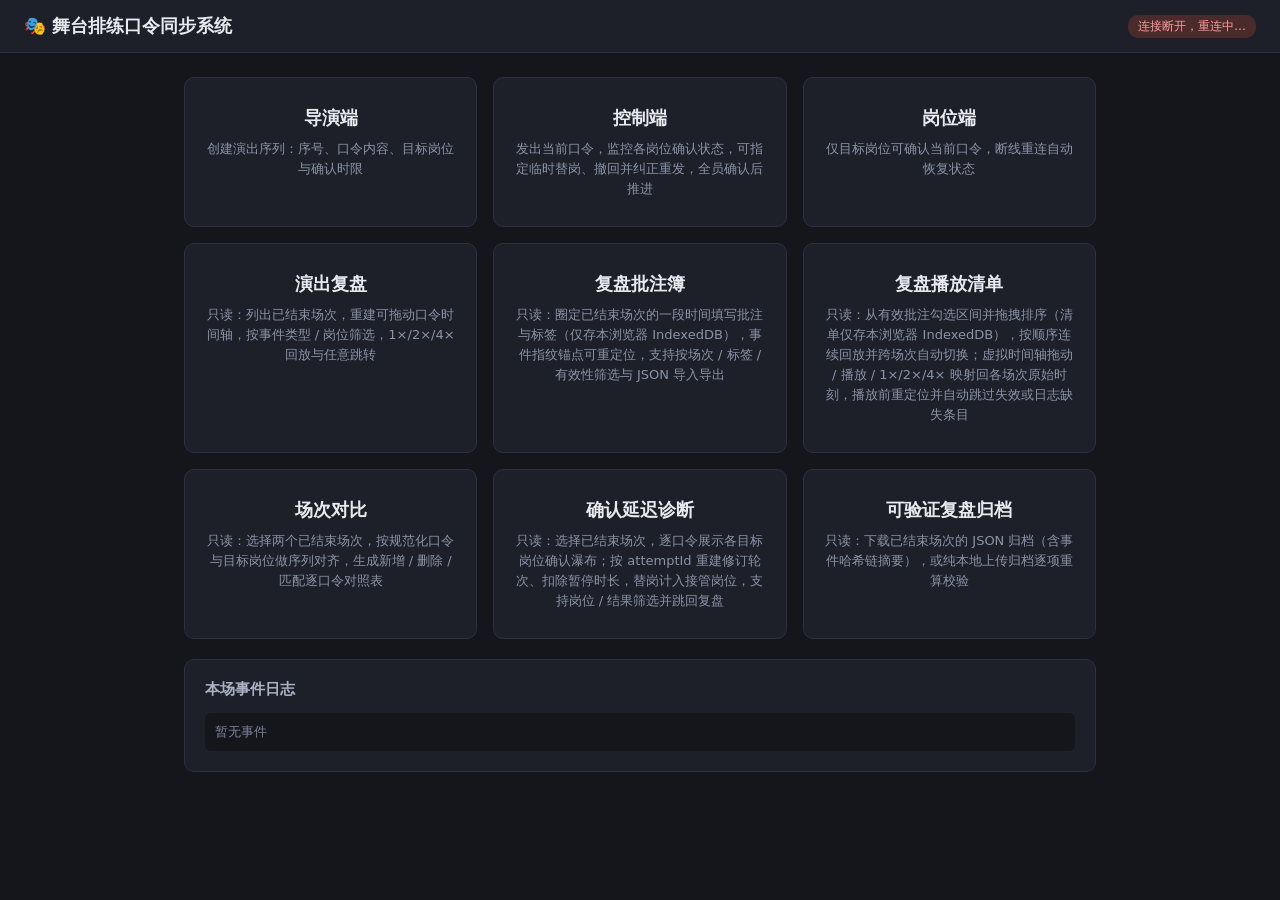
<file: public/index.html>
<!DOCTYPE html>
<html lang="zh-CN">
<head>
  <meta charset="UTF-8">
  <meta name="viewport" content="width=device-width, initial-scale=1.0">
  <title>舞台口令同步系统</title>
  <link rel="stylesheet" href="style.css">
</head>
<body>
  <header>
    <h1>🎭 舞台排练口令同步系统</h1>
    <span id="conn">未连接</span>
  </header>
  <main>
    <div id="versionBar"></div>
    <div class="home-links">
      <a href="director.html">
        <b>导演端</b>
        <span>创建演出序列：序号、口令内容、目标岗位与确认时限</span>
      </a>
      <a href="control.html">
        <b>控制端</b>
        <span>发出当前口令，监控各岗位确认状态，可指定临时替岗、撤回并纠正重发，全员确认后推进</span>
      </a>
      <a href="position.html">
        <b>岗位端</b>
        <span>仅目标岗位可确认当前口令，断线重连自动恢复状态</span>
      </a>
      <a href="replay.html">
        <b>演出复盘</b>
        <span>只读：列出已结束场次，重建可拖动口令时间轴，按事件类型 / 岗位筛选，1×/2×/4× 回放与任意跳转</span>
      </a>
      <a href="annotations.html">
        <b>复盘批注簿</b>
        <span>只读：圈定已结束场次的一段时间填写批注与标签（仅存本浏览器 IndexedDB），事件指纹锚点可重定位，支持按场次 / 标签 / 有效性筛选与 JSON 导入导出</span>
      </a>
      <a href="playlist.html">
        <b>复盘播放清单</b>
        <span>只读：从有效批注勾选区间并拖拽排序（清单仅存本浏览器 IndexedDB），按顺序连续回放并跨场次自动切换；虚拟时间轴拖动 / 播放 / 1×/2×/4× 映射回各场次原始时刻，播放前重定位并自动跳过失效或日志缺失条目</span>
      </a>
      <a href="compare.html">
        <b>场次对比</b>
        <span>只读：选择两个已结束场次，按规范化口令与目标岗位做序列对齐，生成新增 / 删除 / 匹配逐口令对照表</span>
      </a>
      <a href="latency.html">
        <b>确认延迟诊断</b>
        <span>只读：选择已结束场次，逐口令展示各目标岗位确认瀑布；按 attemptId 重建修订轮次、扣除暂停时长，替岗计入接管岗位，支持岗位 / 结果筛选并跳回复盘</span>
      </a>
      <a href="archive.html">
        <b>可验证复盘归档</b>
        <span>只读：下载已结束场次的 JSON 归档（含事件哈希链摘要），或纯本地上传归档逐项重算校验</span>
      </a>
    </div>
    <div class="card" style="margin-top:20px">
      <h2>本场事件日志</h2>
      <div class="log-box" id="log"><span class="muted">暂无事件</span></div>
    </div>
  </main>
  <script src="common.js"></script>
  <script>
    const connEl = document.getElementById('conn');
    const logEl = document.getElementById('log');
    const versionBar = document.getElementById('versionBar');
    CueClient.connect({
      role: 'viewer',
      onState(state) {
        versionBar.innerHTML = CueClient.renderVersionBar(state);
        logEl.innerHTML = state.log.length
          ? CueClient.renderLog(state.log)
          : '<span class="muted">暂无事件</span>';
      },
      onConnChange(on) {
        connEl.textContent = on ? '已连接' : '连接断开，重连中…';
        connEl.classList.toggle('on', on);
      },
    });
  </script>
</body>
</html>
</file>
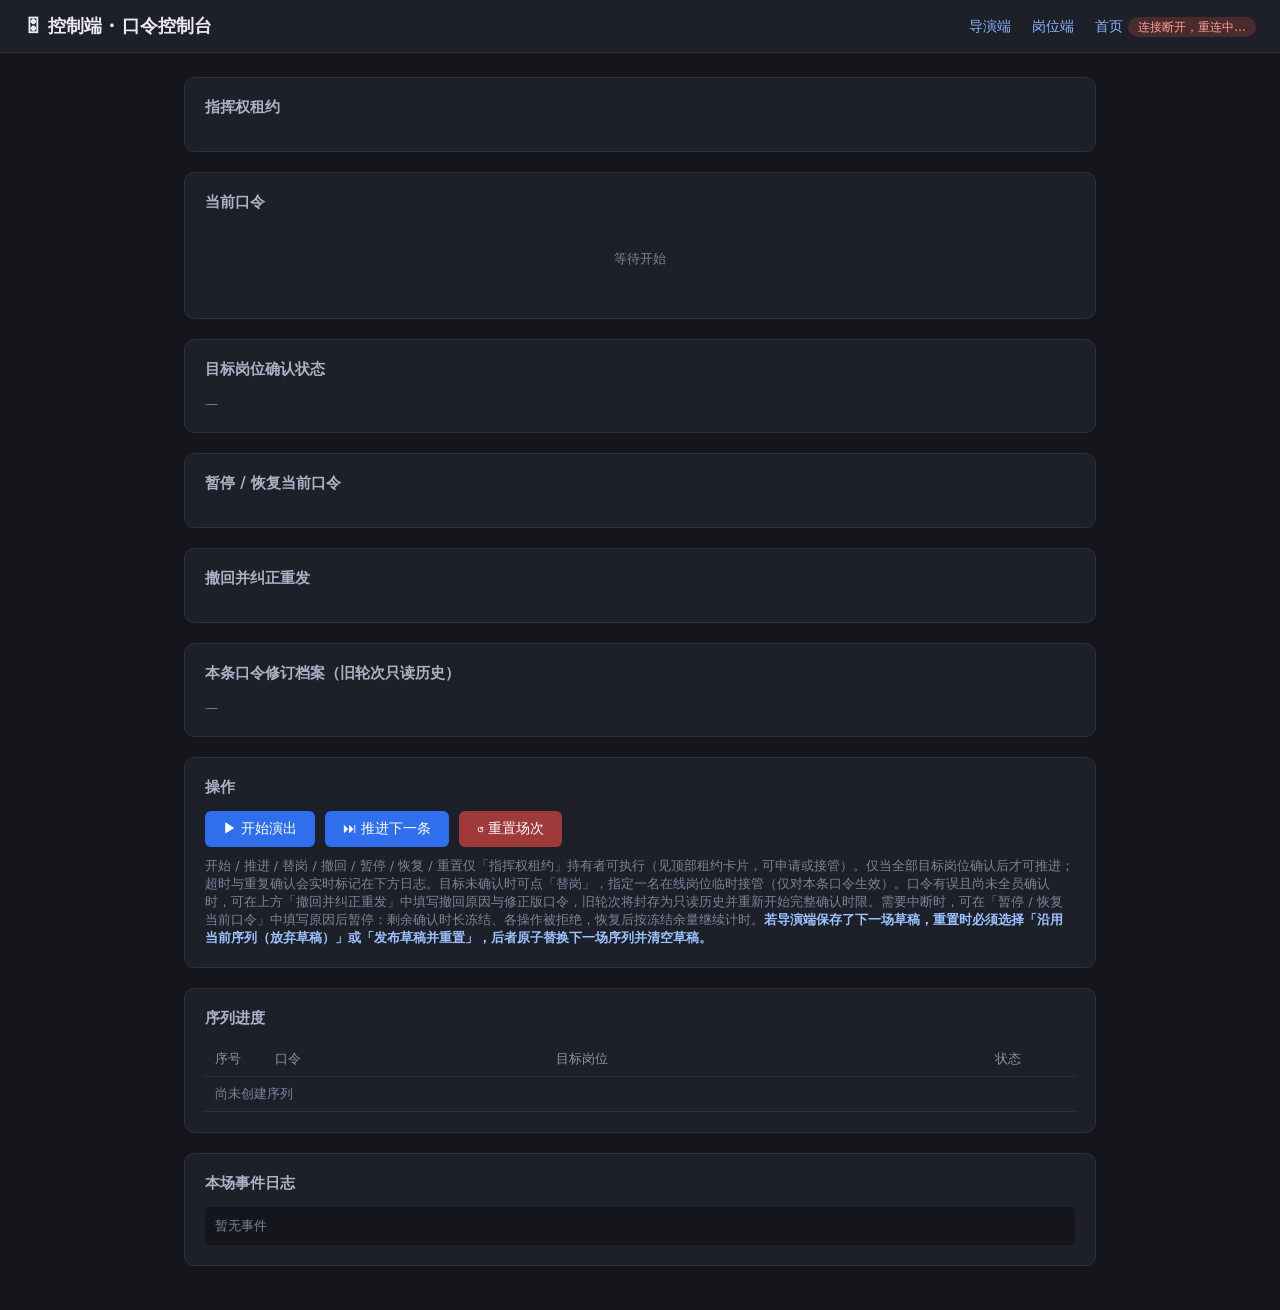
<file: public/control.html>
<!DOCTYPE html>
<html lang="zh-CN">
<head>
  <meta charset="UTF-8">
  <meta name="viewport" content="width=device-width, initial-scale=1.0">
  <title>控制端 · 口令控制台</title>
  <link rel="stylesheet" href="style.css">
</head>
<body>
  <header>
    <h1>🎛 控制端 · 口令控制台</h1>
    <nav>
      <a href="director.html">导演端</a>
      <a href="position.html">岗位端</a>
      <a href="index.html">首页</a>
      <span id="conn">未连接</span>
    </nav>
  </header>
  <main>
    <div id="toast"></div>
    <div class="status-banner" id="banner"></div>
    <div id="versionBar"></div>

    <div class="card">
      <h2>指挥权租约</h2>
      <div id="leaseArea"></div>
    </div>

    <div class="card">
      <h2>当前口令</h2>
      <div id="cueArea"><p class="muted" style="text-align:center;padding:24px">等待开始</p></div>
      <div class="countdown" id="countdown"></div>
    </div>

    <div class="card">
      <h2>目标岗位确认状态</h2>
      <div id="targets"><span class="muted">—</span></div>
      <div class="substitute-panel" id="subPanel" style="display:none"></div>
    </div>

    <div class="card">
      <h2>暂停 / 恢复当前口令</h2>
      <div id="pausePanel"></div>
    </div>

    <div class="card">
      <h2>撤回并纠正重发</h2>
      <div id="recallPanel"></div>
    </div>

    <div class="card">
      <h2>本条口令修订档案（旧轮次只读历史）</h2>
      <div id="attempts"><span class="muted">—</span></div>
    </div>

    <div class="card">
      <h2>操作</h2>
      <div class="row">
        <button id="btnStart" class="narrow">▶ 开始演出</button>
        <button id="btnAdvance" class="narrow">⏭ 推进下一条</button>
        <button id="btnReset" class="danger narrow">↺ 重置场次</button>
      </div>
      <p class="muted">开始 / 推进 / 替岗 / 撤回 / 暂停 / 恢复 / 重置仅「指挥权租约」持有者可执行（见顶部租约卡片，可申请或接管）。仅当全部目标岗位确认后才可推进；超时与重复确认会实时标记在下方日志。目标未确认时可点「替岗」，指定一名在线岗位临时接管（仅对本条口令生效）。口令有误且尚未全员确认时，可在上方「撤回并纠正重发」中填写撤回原因与修正版口令，旧轮次将封存为只读历史并重新开始完整确认时限。需要中断时，可在「暂停 / 恢复当前口令」中填写原因后暂停：剩余确认时长冻结、各操作被拒绝，恢复后按冻结余量继续计时。<b style="color:#9cc2ff">若导演端保存了下一场草稿，重置时必须选择「沿用当前序列（放弃草稿）」或「发布草稿并重置」，后者原子替换下一场序列并清空草稿。</b></p>
    </div>

    <div class="card">
      <h2>序列进度</h2>
      <table>
        <thead><tr><th style="width:60px">序号</th><th>口令</th><th>目标岗位</th><th style="width:90px">状态</th></tr></thead>
        <tbody id="seqTable"><tr><td colspan="4" class="muted">尚未创建序列</td></tr></tbody>
      </table>
    </div>

    <div class="card">
      <h2>本场事件日志</h2>
      <div class="log-box" id="log"><span class="muted">暂无事件</span></div>
    </div>
  </main>

  <script src="common.js"></script>
  <script>
    const connEl = document.getElementById('conn');
    const banner = document.getElementById('banner');
    const cueArea = document.getElementById('cueArea');
    const targetsEl = document.getElementById('targets');
    const countdownEl = document.getElementById('countdown');
    const seqTable = document.getElementById('seqTable');
    const logEl = document.getElementById('log');
    const subPanel = document.getElementById('subPanel');
    const pausePanel = document.getElementById('pausePanel');
    const recallPanel = document.getElementById('recallPanel');
    const attemptsEl = document.getElementById('attempts');
    const leaseArea = document.getElementById('leaseArea');
    const versionBar = document.getElementById('versionBar');
    const toast = document.getElementById('toast');
    const btnStart = document.getElementById('btnStart');
    const btnAdvance = document.getElementById('btnAdvance');
    const btnReset = document.getElementById('btnReset');

    let toastTimer = null;
    let lastState = null;
    let countdownTimer = null;
    let substitutingFor = null; // 正在为其选择替补的原岗位
    const myClientId = CueClient.getClientId();
    let leaseToken = null;   // 当前持有租约的凭证（lease-granted 定向下发，快照中不含）
    let leaseHbTimer = null; // 心跳定时器：持有期间按 租约时长/3 自动续期
    let leaseTick = null;    // 剩余有效期显示刷新

    // 我是否为当前租约持有者（非持有者全部指挥按钮禁用，服务端同样拒绝）
    function iHold(state) {
      return !!(state && state.lease && state.lease.holderId === myClientId);
    }

    function stopHeartbeat() {
      leaseToken = null;
      if (leaseHbTimer) { clearInterval(leaseHbTimer); leaseHbTimer = null; }
    }

    function startHeartbeat(ttlMs) {
      if (leaseHbTimer) clearInterval(leaseHbTimer);
      leaseHbTimer = setInterval(() => {
        if (leaseToken) client.send({ type: 'lease-heartbeat', token: leaseToken });
      }, Math.max(1000, Math.floor((ttlMs || 15000) / 3)));
    }

    function showToast(msg) {
      toast.textContent = msg;
      toast.style.display = 'block';
      clearTimeout(toastTimer);
      toastTimer = setTimeout(() => (toast.style.display = 'none'), 3000);
    }

    btnStart.onclick = () => client.send({ type: 'start' });
    btnAdvance.onclick = () => client.send({ type: 'advance' });
    btnReset.onclick = () => {
      // 存在下一场草稿时必须明确选择：沿用当前序列（放弃草稿）或发布草稿并重置（原子替换）
      const d = lastState && lastState.draft;
      if (d) {
        showResetChoice(d);
      } else if (confirm('确定重置本场？当前口令进度将清空（日志保留）。')) {
        client.send({ type: 'reset', resetMode: 'normal' });
      }
    };

    function draftDetailHtml(d) {
      const rows = (d.cues || []).map((c, i) =>
        `<div>${i + 1}. ${CueClient.escapeHtml(c.text)} → ` +
        c.targets.map((t) => `<span class="chip">${CueClient.escapeHtml(t)}</span>`).join('') + '</div>').join('');
      return `<div><b>草稿第 ${d.revision} 版</b>（基于已发布序列 v${d.basedOnVersion}，` +
        `${(d.cues || []).length} 条口令，确认时限 ${d.timeoutSec} 秒，` +
        `保存于 ${CueClient.fmtTime(new Date(d.updatedAt).toISOString())}）</div>` +
        `<div style="margin-top:6px">${rows}</div>`;
    }

    // 重置选择弹窗：有草稿时服务端拒绝无选择的重置（reset-choice-required），前端先弹窗明确意图
    function showResetChoice(d) {
      const mask = document.createElement('div');
      mask.className = 'modal-mask';
      mask.innerHTML =
        `<div class="modal-box">
          <h3>↺ 重置场次：检测到下一场草稿</h3>
          <div class="modal-detail">${draftDetailHtml(d)}</div>
          <p class="muted" style="margin-bottom:14px">重置将清空本场口令进度与全部修订档案。请明确选择草稿如何处理：</p>
          <div class="modal-actions">
            <button class="secondary" id="resetKeep">沿用当前序列（放弃并清空草稿）</button>
            <button id="resetPublish">发布草稿并重置（原子替换下一场序列）</button>
            <button class="secondary" id="resetCancel">取消</button>
          </div>
        </div>`;
      document.body.appendChild(mask);
      const close = () => mask.remove();
      mask.querySelector('#resetCancel').onclick = close;
      mask.addEventListener('click', (e) => { if (e.target === mask) close(); });
      mask.querySelector('#resetKeep').onclick = () => {
        if (confirm('确定沿用当前序列重置？现有草稿将被放弃并清空。')) {
          client.send({ type: 'reset', resetMode: 'keep' });
          close();
        }
      };
      mask.querySelector('#resetPublish').onclick = () => {
        client.send({ type: 'reset', resetMode: 'publish' });
        close();
      };
    }

    function targetChip(state, t, opts = {}) {
      const conf = state.confirmations[t];
      const timedOut = state.timedOut.includes(t);
      const online = state.onlinePositions.includes(t);
      let cls = 'chip', label = CueClient.escapeHtml(t);
      // 原岗位已被替岗：划线置灰，标注接管的替补
      if (opts.subbedOut) {
        return `<span class="${cls} subbed">${label} · 已由 ${CueClient.escapeHtml(opts.subTo)} 接管</span>`;
      }
      if (conf && conf.late) { cls += ' late'; label += ' · 迟到确认'; }
      else if (conf) { cls += ' ok'; label += ' · 已确认'; }
      else if (timedOut) { cls += ' timeout'; label += ' · 超时未确认'; }
      else { label += ' · 待确认'; }
      if (opts.isSub) label += '（替岗）';
      if (!online) { cls += ' offline'; label += '（离线）'; }
      return `<span class="${cls}">${label}</span>`;
    }

    // 点击目标旁的「替岗」按钮，展开替补选择面板
    targetsEl.addEventListener('click', (e) => {
      const btn = e.target.closest('[data-subfrom]');
      if (!btn) return;
      substitutingFor = btn.dataset.subfrom;
      if (lastState) render(lastState);
    });

    function renderSubPanel(state) {
      const active = state.phase === 'active';
      const cue = state.currentCue;
      const subs = state.substitutions || {};
      // 口令推进、暂停、目标已确认、已被替岗或失去指挥权时，自动收起选择面板
      if (substitutingFor && (!active || state.paused || !cue || !cue.targets.includes(substitutingFor) ||
          subs[substitutingFor] || state.confirmations[substitutingFor] || !iHold(state))) {
        substitutingFor = null;
      }
      if (!substitutingFor) {
        subPanel.style.display = 'none';
        subPanel.innerHTML = '';
        return;
      }
      const from = CueClient.escapeHtml(substitutingFor);
      // 替补候选：在线且不是本条有效目标
      const candidates = state.onlinePositions.filter((p) => !(state.effectiveTargets || []).includes(p));
      subPanel.style.display = 'block';
      if (candidates.length === 0) {
        subPanel.innerHTML =
          `<div class="row"><span class="narrow muted">暂无可接管「${from}」的在线岗位（需在线且非本条有效目标）</span>` +
          `<button class="secondary narrow" id="subCancel">取消</button></div>`;
      } else {
        subPanel.innerHTML =
          `<div class="row"><span class="narrow">为「${from}」指定替补：</span>` +
          `<select id="subSelect">${candidates.map((p) =>
            `<option value="${CueClient.escapeHtml(p)}">${CueClient.escapeHtml(p)}</option>`).join('')}</select>` +
          `<button class="narrow" id="subGo">确认替岗</button>` +
          `<button class="secondary narrow" id="subCancel">取消</button></div>` +
          `<p class="muted">接管后原岗位不可再确认本条口令，替补的确认计入全员确认；仅对本条口令生效，下一条仍按导演编排执行。</p>`;
        document.getElementById('subGo').onclick = () => {
          const to = document.getElementById('subSelect').value;
          // 携带当前轮次 attemptId：撤回后迟到的旧替岗请求会被服务端拒绝
          client.send({ type: 'substitute', from: substitutingFor, to, attemptId: state.attemptId });
        };
      }
      document.getElementById('subCancel').onclick = () => {
        substitutingFor = null;
        render(lastState);
      };
    }

    // 暂停 / 恢复面板：仅当前口令进行中且尚未全员确认时可暂停（原因必填）；
    // 已暂停时展示暂停原因与冻结的剩余秒数，可恢复（沿用同一轮次按余量重新计时）
    function renderPausePanel(state) {
      const active = state.phase === 'active';
      const allDone = active && (state.effectiveTargets || []).length > 0 &&
        (state.effectiveTargets || []).every((t) => state.confirmations[t]);
      // 面板模式不变时不重建 DOM，避免广播刷新清空正在填写的暂停原因
      const mode = !active ? 'idle' : !iHold(state) ? 'nolease' : state.paused ? 'paused' : allDone ? 'done' : 'form';
      if (pausePanel.dataset.mode === mode) return;
      pausePanel.dataset.mode = mode;
      if (mode === 'idle') {
        pausePanel.innerHTML = '<p class="muted">当前没有进行中的口令，无法暂停。</p>';
        return;
      }
      if (mode === 'nolease') {
        pausePanel.innerHTML = '<p class="muted">仅指挥权租约持有者可暂停 / 恢复口令；请先在上方「指挥权租约」中申请。</p>';
        return;
      }
      if (mode === 'done') {
        pausePanel.innerHTML = '<p class="muted">当前口令已全员确认完成，不可暂停。</p>';
        return;
      }
      if (mode === 'paused') {
        const sec = Math.ceil((state.remainingMs || 0) / 1000);
        pausePanel.innerHTML =
          `<p class="pause-info">⏸ 已暂停：${CueClient.escapeHtml(state.pauseReason || '')}` +
          `（剩余确认时长已冻结为 ${sec} 秒）</p>` +
          `<div class="row"><button class="narrow" id="resumeGo">▶ 恢复口令（按剩余 ${sec} 秒继续计时）</button></div>` +
          `<p class="muted">暂停期间：岗位确认、替岗、撤回与推进均被拒绝；恢复后沿用同一轮次（attemptId 不变），按冻结余量重新计时。</p>`;
        document.getElementById('resumeGo').onclick = () => client.send({ type: 'resume' });
        return;
      }
      pausePanel.innerHTML =
        `<div class="row"><label class="narrow" style="flex:0 0 auto">暂停原因</label>` +
        `<input type="text" id="pauseReason" placeholder="必填，如：设备调试 / 演员休息" style="flex:1">` +
        `<button class="narrow" id="pauseGo">⏸ 暂停当前口令</button></div>` +
        `<p class="muted">暂停后：剩余确认时长立即冻结，本轮计时器撤销；各端显示暂停原因与剩余秒数，岗位确认、替岗、撤回与推进均被拒绝，直至恢复。</p>`;
      document.getElementById('pauseGo').onclick = () => {
        const reason = document.getElementById('pauseReason').value.trim();
        if (!reason) return showToast('请填写暂停原因');
        client.send({ type: 'pause', reason });
      };
    }

    // 撤回并纠正重发面板：仅当前口令进行中且尚未全员确认时可操作（已推进/已完成不可撤回）
    function renderRecallPanel(state) {
      const active = state.phase === 'active';
      const allDone = active && (state.effectiveTargets || []).length > 0 &&
        (state.effectiveTargets || []).every((t) => state.confirmations[t]);
      // 面板模式不变时不重建 DOM，避免广播刷新清空正在填写的撤回原因/修正文本
      const mode = !active ? 'idle' : !iHold(state) ? 'nolease' : allDone ? 'done' : 'form';
      if (recallPanel.dataset.mode === mode) return;
      recallPanel.dataset.mode = mode;
      if (mode === 'idle') {
        recallPanel.innerHTML = '<p class="muted">当前没有进行中的口令；已推进或已完成的口令不可撤回。</p>';
        return;
      }
      if (mode === 'nolease') {
        recallPanel.innerHTML = '<p class="muted">仅指挥权租约持有者可撤回并纠正重发；请先在上方「指挥权租约」中申请。</p>';
        return;
      }
      if (mode === 'done') {
        recallPanel.innerHTML = '<p class="muted">当前口令已全员确认完成，不可撤回；推进后即封存为只读历史。</p>';
        return;
      }
      recallPanel.innerHTML =
        `<div class="row"><label class="narrow" style="flex:0 0 auto">撤回原因</label>` +
        `<input type="text" id="recallReason" placeholder="必填，如：口令内容有误 / 岗位变更" style="flex:1"></div>` +
        `<div class="row"><label class="narrow" style="flex:0 0 auto">修正版口令</label>` +
        `<input type="text" id="recallText" placeholder="必填，填写修正后的完整口令文本" style="flex:1">` +
        `<button class="danger narrow" id="recallGo">↩ 撤回并按修正版重发</button></div>` +
        `<p class="muted">撤回后：当前修订号递增，旧轮次的确认、超时、替岗与截止时间封存为只读历史，本轮状态清空并重新开始完整确认时限；迟到到达的旧轮次确认一律拒绝。</p>`;
      document.getElementById('recallGo').onclick = () => {
        const reason = document.getElementById('recallReason').value.trim();
        const text = document.getElementById('recallText').value.trim();
        if (!reason) return showToast('请填写撤回原因');
        if (!text) return showToast('请填写修正版口令文本');
        if (!confirm(`确定撤回第 ${state.revision} 版并发出修正版口令？旧轮次将封存且不可修改。`)) return;
        client.send({ type: 'recall', reason, text });
      };
    }

    // 指挥权租约面板：展示持有者与剩余有效期；可申请 / 释放 / 接管已过期租约
    function renderLease(state) {
      const lease = state.lease || {};
      const mine = lease.holderId === myClientId;
      const mode = !lease.holderId ? 'free' : mine ? 'mine' : 'other';
      // 模式或持有者不变时不重建 DOM，避免心跳续期广播清空正在输入的名称
      if (leaseArea.dataset.mode !== mode || leaseArea.dataset.holder !== (lease.holderId || '')) {
        leaseArea.dataset.mode = mode;
        leaseArea.dataset.holder = lease.holderId || '';
        const ttlSec = Math.round((lease.ttlMs || 15000) / 1000);
        if (mode === 'mine') {
          leaseArea.innerHTML =
            `<p class="lease-mine">✔ 我持有指挥权（租约 ${ttlSec} 秒，心跳自动续期，剩余 <span id="leaseRemain"></span>）</p>` +
            `<div class="row"><button class="secondary narrow" id="leaseRelease">⇩ 释放指挥权</button></div>` +
            `<p class="muted">释放或断线后其他控制端可立即接管；心跳停止超过 ${ttlSec} 秒租约自动释放。</p>`;
          document.getElementById('leaseRelease').onclick = () => {
            client.send({ type: 'lease-release', token: leaseToken });
          };
        } else if (mode === 'free') {
          leaseArea.innerHTML =
            `<p>当前无人持有指挥权（租约 ${ttlSec} 秒，由服务端按心跳续期）。</p>` +
            `<div class="row"><input type="text" id="leaseName" placeholder="控制端名称（可选），如：主控台">` +
            `<button class="narrow" id="leaseAcquire">⚑ 申请指挥权</button></div>` +
            `<p class="muted">开始 / 推进 / 替岗 / 撤回 / 暂停 / 恢复 / 重置仅租约持有者可执行。</p>`;
          bindAcquire();
        } else {
          const holder = CueClient.escapeHtml(lease.holderName || lease.holderId);
          leaseArea.innerHTML =
            `<p>指挥权由「${holder}」持有，剩余约 <span id="leaseRemain"></span>。</p>` +
            `<div class="row"><input type="text" id="leaseName" placeholder="控制端名称（可选），如：副控台">` +
            `<button class="narrow" id="leaseAcquire" disabled>⚑ 申请指挥权</button></div>` +
            `<p class="muted">到期前无法抢夺；待其释放、断线或剩余 0 秒（已过期）后可点击接管。</p>`;
          bindAcquire();
        }
        const nameInput = document.getElementById('leaseName');
        const saved = localStorage.getItem('cueControlName');
        if (nameInput && saved) nameInput.value = saved;
      }
      // 剩余有效期本地倒计时（以服务端时间为准）；他人租约到期时开放接管按钮
      clearInterval(leaseTick);
      const offset = state.serverNow - Date.now();
      const tick = () => {
        const remain = lease.holderId ? Math.max(0, lease.expiresAt - (Date.now() + offset)) : 0;
        const el = document.getElementById('leaseRemain');
        if (el) el.textContent = Math.ceil(remain / 1000) + ' 秒';
        const btn = document.getElementById('leaseAcquire');
        if (btn && mode === 'other') {
          btn.disabled = remain > 0;
          btn.textContent = remain > 0 ? '⚑ 申请指挥权' : '⚑ 接管指挥权（租约已过期）';
        }
      };
      tick();
      leaseTick = setInterval(tick, 500);
    }

    function bindAcquire() {
      document.getElementById('leaseAcquire').onclick = () => {
        const name = (document.getElementById('leaseName').value || '').trim();
        localStorage.setItem('cueControlName', name);
        client.send({ type: 'lease-acquire', name });
      };
    }

    function render(state) {
      lastState = state;
      const active = state.phase === 'active';
      const paused = active && state.paused;
      const cue = state.currentCue;
      const mine = iHold(state);
      if (!mine) stopHeartbeat(); // 租约易主/释放/过期：停止心跳，等待 lease-granted 重新下发凭证
      renderLease(state);

      // 已发布版本与下一场草稿版本实时展示
      versionBar.innerHTML = CueClient.renderVersionBar(state);

      // 按钮可用性（暂停期间禁止推进；非租约持有者全部指挥操作禁用，服务端同样拒绝）
      btnStart.disabled = !mine || active || state.sequence.length === 0 || state.phase === 'done';
      btnAdvance.disabled = !mine || !active || paused;
      btnReset.disabled = !mine || (state.phase === 'idle' && state.sequence.length === 0);

      // 顶部横幅（暂停状态优先展示）
      banner.className = 'status-banner';
      if (paused) {
        banner.classList.add('show', 'warn');
        banner.textContent = `⏸ 口令已暂停（剩余 ${Math.ceil((state.remainingMs || 0) / 1000)} 秒）：${state.pauseReason || ''}`;
      } else if (state.phase === 'done') {
        banner.classList.add('show');
        banner.textContent = '🎉 全部口令已完成';
      } else if (active && state.timedOut.length > 0) {
        banner.classList.add('show', 'warn');
        banner.textContent = `⚠ 以下岗位超时未确认：${state.timedOut.join('、')}（可等待其迟到确认）`;
      }

      // 当前口令（含当前修订号与修订原因）
      if (active && cue) {
        const revBadge = state.revision > 1
          ? `<span class="rev-badge">当前修订：第 ${state.revision} 版</span>`
          : '<span class="rev-badge rev-initial">第 1 版（原始口令）</span>';
        const reasonLine = state.revision > 1 && state.revisionReason
          ? `<p class="rev-reason">最近撤回原因：${CueClient.escapeHtml(state.revisionReason)}</p>` : '';
        cueArea.innerHTML =
          `<div class="big-cue"><span class="cue-seq">第 ${cue.seq} 条 / 共 ${state.sequence.length} 条</span>` +
          `${revBadge}<div>${CueClient.escapeHtml(cue.text)}</div></div>${reasonLine}`;
      } else if (state.phase === 'done') {
        cueArea.innerHTML = '<p class="muted" style="text-align:center;padding:24px">本场演出序列已全部完成</p>';
      } else {
        cueArea.innerHTML = '<p class="muted" style="text-align:center;padding:24px">等待开始（请先在导演端创建序列）</p>';
      }

      // 目标岗位（含临时替岗：原岗位划线，替补以有效目标参与确认；暂停期间不提供替岗入口）
      if (active && cue) {
        const subs = state.substitutions || {};
        targetsEl.innerHTML = cue.targets.map((t) => {
          const sub = subs[t];
          if (sub) {
            return targetChip(state, t, { subbedOut: true, subTo: sub.substitute }) +
              targetChip(state, sub.substitute, { isSub: true });
          }
          let html = targetChip(state, t, {});
          if (!paused && !state.confirmations[t] && mine) {
            html += `<button class="mini" data-subfrom="${CueClient.escapeHtml(t)}">⇄ 替岗</button>`;
          }
          return html;
        }).join('');
      } else {
        targetsEl.innerHTML = '<span class="muted">—</span>';
      }
      renderSubPanel(state);
      renderPausePanel(state);
      renderRecallPanel(state);

      // 本条口令的只读旧轮次历史（撤回封存、完成封存）
      if (active && cue && state.cueHistory && state.cueHistory[cue.id]) {
        const html = CueClient.renderAttempts(state.cueHistory[cue.id], cue);
        attemptsEl.innerHTML = html || '<span class="muted">本条口令尚无被封存的旧轮次</span>';
      } else {
        attemptsEl.innerHTML = '<span class="muted">—</span>';
      }

      // 序列进度（状态列附修订号）
      if (state.sequence.length === 0) {
        seqTable.innerHTML = '<tr><td colspan="4" class="muted">尚未创建序列</td></tr>';
      } else {
        seqTable.innerHTML = state.sequence.map((c, i) => {
          const h = state.cueHistory && state.cueHistory[c.id];
          const rev = h ? h.revision : 1;
          let status;
          if (state.phase === 'done' || i < state.currentIndex) status = '<span class="chip ok">已完成</span>';
          else if (active && i === state.currentIndex) status = '<span class="chip late">进行中</span>';
          else status = '<span class="chip">待执行</span>';
          if (rev > 1) status += ` <span class="chip late">修订 ${rev} 版</span>`;
          const cur = active && i === state.currentIndex;
          return `<tr class="${cur ? 'current-row' : ''}"><td>${c.seq}</td>` +
            `<td>${CueClient.escapeHtml(c.text)}</td>` +
            `<td>${c.targets.map((t) => `<span class="chip">${CueClient.escapeHtml(t)}</span>`).join('')}</td>` +
            `<td>${status}</td></tr>`;
        }).join('');
      }

      logEl.innerHTML = state.log.length
        ? CueClient.renderLog(state.log)
        : '<span class="muted">暂无事件</span>';

      // 倒计时（以服务端时间为准，本地每秒刷新显示；暂停时冻结显示剩余秒数与原因）
      clearInterval(countdownTimer);
      if (paused) {
        countdownEl.textContent =
          `⏸ 已暂停，剩余 ${Math.ceil((state.remainingMs || 0) / 1000)} 秒（冻结）：${state.pauseReason || ''}`;
      } else if (active && state.deadline) {
        const offset = state.serverNow - Date.now();
        const tick = () => {
          const remain = Math.max(0, state.deadline - (Date.now() + offset));
          countdownEl.textContent = remain > 0
            ? `确认倒计时：${Math.ceil(remain / 1000)} 秒`
            : '已超时，等待迟到确认…';
        };
        tick();
        countdownTimer = setInterval(tick, 500);
      } else {
        countdownEl.textContent = '';
      }
    }

    const client = CueClient.connect({
      role: 'control',
      onState: render,
      onError: showToast,
      onMessage(d) {
        // 租约授予/重连补发：保存凭证并启动心跳续期（token 不随快照广播，仅此定向下发）
        if (d.type === 'lease-granted') {
          leaseToken = d.token;
          startHeartbeat(d.ttlMs);
          showToast('已获得指挥权租约，心跳自动续期中');
        } else if (d.type === 'reset-choice-required') {
          // 兜底：前端未弹窗时（如另一控制端直接发重置），服务端要求先明确草稿处理方式
          if (d.draft) showResetChoice(d.draft);
        }
      },
      onConnChange(on) {
        connEl.textContent = on ? '已连接' : '连接断开，重连中…';
        connEl.classList.toggle('on', on);
      },
    });
  </script>
</body>
</html>
</file>
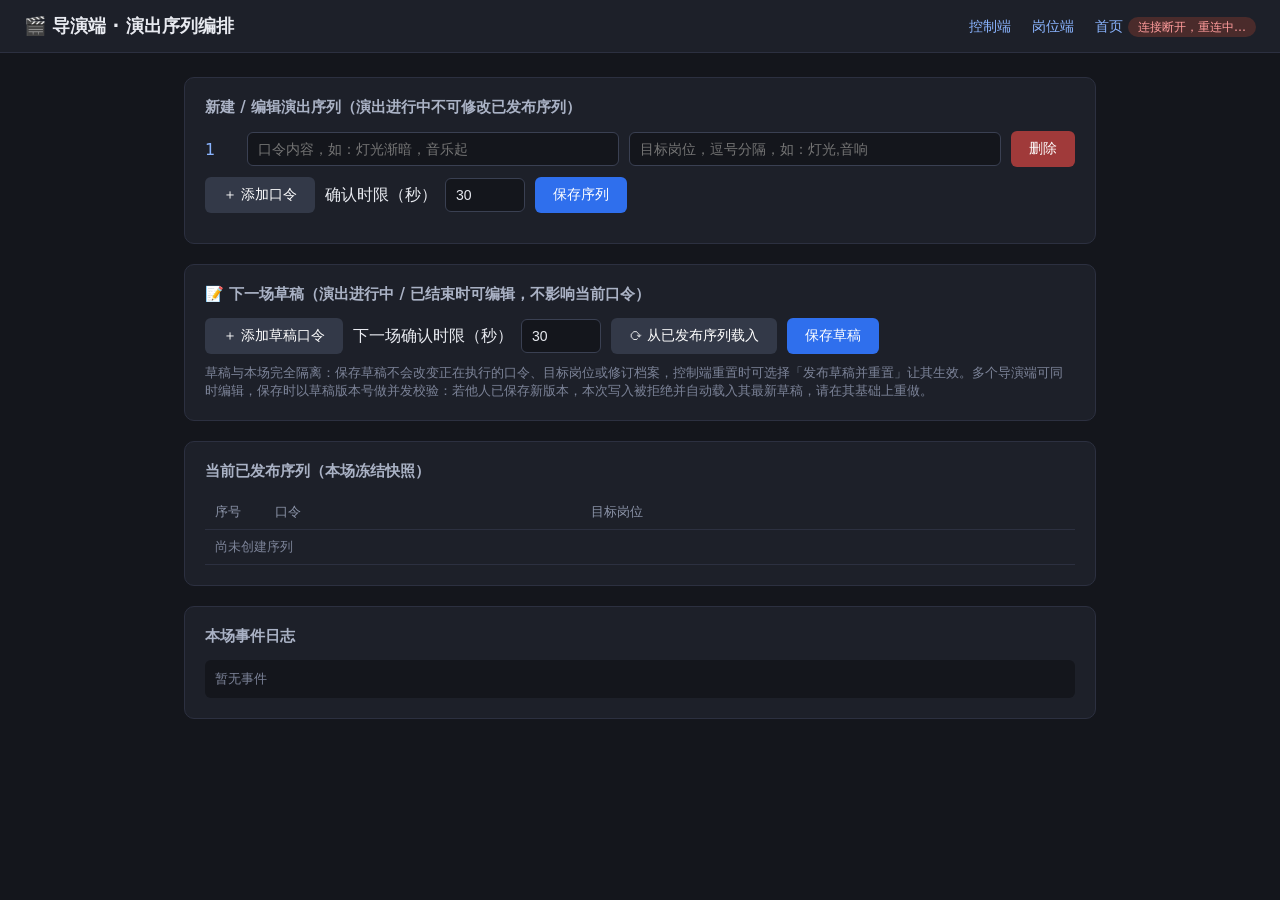
<file: public/director.html>
<!DOCTYPE html>
<html lang="zh-CN">
<head>
  <meta charset="UTF-8">
  <meta name="viewport" content="width=device-width, initial-scale=1.0">
  <title>导演端 · 演出序列编排</title>
  <link rel="stylesheet" href="style.css">
</head>
<body>
  <header>
    <h1>🎬 导演端 · 演出序列编排</h1>
    <nav>
      <a href="control.html">控制端</a>
      <a href="position.html">岗位端</a>
      <a href="index.html">首页</a>
      <span id="conn">未连接</span>
    </nav>
  </header>
  <main>
    <div id="toast"></div>
    <div class="status-banner" id="banner"></div>
    <div id="versionBar"></div>

    <div class="card">
      <h2>新建 / 编辑演出序列（演出进行中不可修改已发布序列）</h2>
      <div id="cueRows"></div>
      <div class="row">
        <button class="secondary narrow" id="addRow">＋ 添加口令</button>
        <label class="narrow" style="display:flex;align-items:center;gap:8px;flex:0 0 auto">
          确认时限（秒）
          <input type="number" id="timeoutSec" value="30" min="3" max="600" style="width:80px">
        </label>
        <button id="saveSeq" class="narrow">保存序列</button>
      </div>
    </div>

    <div class="card" id="draftCard">
      <h2>📝 下一场草稿（演出进行中 / 已结束时可编辑，不影响当前口令）</h2>
      <div class="draft-conflict-banner" id="draftConflict"></div>
      <div class="draft-status" id="draftStatus"></div>
      <div id="draftRows"></div>
      <div class="row">
        <button class="secondary narrow" id="draftAddRow">＋ 添加草稿口令</button>
        <label class="narrow" style="display:flex;align-items:center;gap:8px;flex:0 0 auto">
          下一场确认时限（秒）
          <input type="number" id="draftTimeoutSec" value="30" min="3" max="600" style="width:80px">
        </label>
        <button class="secondary narrow" id="draftLoadCurrent">⟳ 从已发布序列载入</button>
        <button id="saveDraft" class="narrow">保存草稿</button>
      </div>
      <p class="muted">草稿与本场完全隔离：保存草稿不会改变正在执行的口令、目标岗位或修订档案，控制端重置时可选择「发布草稿并重置」让其生效。多个导演端可同时编辑，保存时以草稿版本号做并发校验：若他人已保存新版本，本次写入被拒绝并自动载入其最新草稿，请在其基础上重做。</p>
    </div>

    <div class="card">
      <h2>当前已发布序列（本场冻结快照）</h2>
      <table>
        <thead><tr><th style="width:60px">序号</th><th>口令</th><th>目标岗位</th></tr></thead>
        <tbody id="seqTable"><tr><td colspan="3" class="muted">尚未创建序列</td></tr></tbody>
      </table>
    </div>

    <div class="card">
      <h2>本场事件日志</h2>
      <div class="log-box" id="log"><span class="muted">暂无事件</span></div>
    </div>
  </main>

  <script src="common.js"></script>
  <script>
    const connEl = document.getElementById('conn');
    const banner = document.getElementById('banner');
    const cueRows = document.getElementById('cueRows');
    const seqTable = document.getElementById('seqTable');
    const logEl = document.getElementById('log');
    const toast = document.getElementById('toast');
    const versionBar = document.getElementById('versionBar');
    const draftCard = document.getElementById('draftCard');
    const draftRows = document.getElementById('draftRows');
    const draftStatus = document.getElementById('draftStatus');
    const draftConflict = document.getElementById('draftConflict');
    const draftTimeoutInput = document.getElementById('draftTimeoutSec');
    const saveSeqBtn = document.getElementById('saveSeq');
    const saveDraftBtn = document.getElementById('saveDraft');
    let toastTimer = null;
    let lastState = null;

    // 草稿编辑器状态：
    // draftBaseRevision —— 编辑器当前内容所基于的草稿版本（null=尚无草稿，本次保存将创建第 1 版）
    // draftLoadedSig    —— 已载入到编辑器的草稿签名（revision@updatedAt），用于识别服务端草稿变化但不打断输入
    // draftDirty        —— 本机是否有未保存的编辑：为 true 时不自动用他人新版本覆盖输入，改为提示手动载入
    let draftBaseRevision = null;
    let draftLoadedSig = '';
    let draftDirty = false;

    function showToast(msg) {
      toast.textContent = msg;
      toast.style.display = 'block';
      clearTimeout(toastTimer);
      toastTimer = setTimeout(() => (toast.style.display = 'none'), 3000);
    }

    // 通用：在指定容器中添加一行口令编辑行
    function addCueRow(container, text = '', targets = '') {
      const div = document.createElement('div');
      div.className = 'row';
      div.innerHTML =
        `<span class="narrow row-seq" style="flex:0 0 32px;color:#8ab4ff"></span>` +
        `<input type="text" class="cue-text" placeholder="口令内容，如：灯光渐暗，音乐起" value="${CueClient.escapeHtml(text)}">` +
        `<input type="text" class="cue-targets" placeholder="目标岗位，逗号分隔，如：灯光,音响" value="${CueClient.escapeHtml(targets)}">` +
        `<button class="danger narrow del-row">删除</button>`;
      div.querySelector('.del-row').onclick = () => { div.remove(); renumberRows(container); };
      container.appendChild(div);
      renumberRows(container);
    }

    function renumberRows(container) {
      container.querySelectorAll('.row-seq').forEach((el, i) => (el.textContent = i + 1));
    }

    function readRows(container) {
      return [...container.querySelectorAll('.row')].map((row) => ({
        text: row.querySelector('.cue-text').value.trim(),
        targets: row.querySelector('.cue-targets').value
          .split(/[,，]/).map((s) => s.trim()).filter(Boolean),
      }));
    }

    function addRow(text = '', targets = '') { addCueRow(cueRows, text, targets); }
    function addDraftRow(text = '', targets = '') { addCueRow(draftRows, text, targets); }

    document.getElementById('addRow').onclick = () => addRow();
    document.getElementById('draftAddRow').onclick = () => addDraftRow();

    saveSeqBtn.onclick = () => {
      client.send({
        type: 'setSequence',
        cues: readRows(cueRows),
        timeoutSec: Number(document.getElementById('timeoutSec').value),
      });
    };

    saveDraftBtn.onclick = () => {
      const rows = readRows(draftRows);
      if (!rows.some((r) => r.text && r.targets.length > 0)) {
        return showToast('草稿不能为空：至少保留一条含口令内容与目标岗位的行');
      }
      // 携带编辑器所基于的草稿 revision：与服务端当前版本不一致时写入被拒（乐观并发控制）
      client.send({
        type: 'saveDraft',
        cues: rows,
        timeoutSec: Number(draftTimeoutInput.value),
        revision: draftBaseRevision,
      });
    };

    // 把服务端草稿（或任意 cues 数组）载入草稿编辑器；fromServer=true 时同步基础版本号与签名
    function loadDraftIntoEditor(draft, { fromServer = true, note } = {}) {
      draftRows.innerHTML = '';
      (draft.cues || []).forEach((c) => addDraftRow(c.text, (c.targets || []).join(',')));
      if (draftRows.children.length === 0) addDraftRow();
      draftTimeoutInput.value = draft.timeoutSec || 30;
      draftDirty = false;
      if (fromServer) {
        draftBaseRevision = draft.revision;
        draftLoadedSig = `${draft.revision}@${draft.updatedAt || 0}`;
      }
      if (note) showToast(note);
    }

    // 本机一旦开始编辑草稿即标记 dirty：他人保存的新版本只提示、不覆盖未保存输入
    draftRows.addEventListener('input', () => { draftDirty = true; });
    draftTimeoutInput.addEventListener('input', () => { draftDirty = true; });
    document.getElementById('draftAddRow').addEventListener('click', () => { draftDirty = true; });
    draftRows.addEventListener('click', (e) => {
      if (e.target.closest('.del-row')) draftDirty = true;
    });

    // 「从已发布序列载入」：以当前已发布序列作为草稿起点（不自动保存，仍需点保存草稿）
    document.getElementById('draftLoadCurrent').onclick = () => {
      if (!lastState || lastState.sequence.length === 0) {
        return showToast('当前还没有已发布序列可载入');
      }
      loadDraftIntoEditor({
        cues: lastState.sequence.map((c) => ({ text: c.text, targets: c.targets })),
        timeoutSec: lastState.timeoutSec,
      }, { fromServer: false, note: '已载入已发布序列内容，修改后请点「保存草稿」' });
      draftDirty = true; // 载入内容属于本机未保存编辑，不被广播自动覆盖
    };

    function renderDraftStatus(state) {
      const d = state.draft;
      if (d) {
        draftStatus.innerHTML =
          `已保存草稿：<b style="color:#9cc2ff">第 ${d.revision} 版</b>` +
          `（基于已发布序列 v${d.basedOnVersion}，${d.cues.length} 条口令，确认时限 ${d.timeoutSec} 秒，` +
          `保存于 ${CueClient.fmtTime(new Date(d.updatedAt).toISOString())}）` +
          `<br><span class="muted">编辑器中未保存的修改不会被其他导演端的新版本覆盖；发生冲突时会自动在此载入最新草稿。</span>`;
      } else {
        draftStatus.innerHTML =
          '<span class="muted">尚无草稿。可直接在下方编辑，或点「从已发布序列载入」复制当前序列；' +
          '首次保存将创建草稿第 1 版。</span>';
      }
    }

    function render(state) {
      lastState = state;
      const editingLocked = state.phase !== 'idle';
      saveSeqBtn.disabled = editingLocked;
      document.getElementById('addRow').disabled = editingLocked;
      banner.className = 'status-banner' + (editingLocked ? ' show' : '');
      banner.textContent = editingLocked
        ? (state.phase === 'active' ? '演出进行中，已发布序列已锁定（当前场次使用开始时冻结的快照）；可在下方编辑下一场草稿'
          : '本场已结束；可在下方编辑下一场草稿，控制端重置时选择发布')
        : '';

      versionBar.innerHTML = CueClient.renderVersionBar(state);

      if (state.sequence.length === 0) {
        seqTable.innerHTML = '<tr><td colspan="3" class="muted">尚未创建序列</td></tr>';
      } else {
        seqTable.innerHTML = state.sequence.map((c, i) => {
          const cur = state.phase === 'active' && i === state.currentIndex;
          return `<tr class="${cur ? 'current-row' : ''}"><td>${c.seq}</td>` +
            `<td>${CueClient.escapeHtml(c.text)}</td>` +
            `<td>${c.targets.map((t) => `<span class="chip">${CueClient.escapeHtml(t)}</span>`).join('')}</td></tr>`;
        }).join('');
      }

      // 草稿卡片：idle（未开始）时隐藏（直接编辑已发布序列即可）；active/done 时显示
      draftCard.style.display = editingLocked ? 'block' : 'none';
      if (editingLocked) {
        renderDraftStatus(state);
        const sig = state.draft ? `${state.draft.revision}@${state.draft.updatedAt || 0}` : '';
        if (state.draft && sig !== draftLoadedSig) {
          if (draftDirty) {
            // 本机有未保存编辑且他人已保存新版本：不覆盖输入，提示可一键载入最新版本
            draftConflict.innerHTML =
              `其他导演端已保存草稿第 ${state.draft.revision} 版（您的编辑未被覆盖）。` +
              `<button class="mini" id="draftReload" style="margin-left:8px">载入最新草稿并在其基础上重做</button>`;
            draftConflict.classList.add('show');
            document.getElementById('draftReload').onclick = () => {
              loadDraftIntoEditor(state.draft, { note: '已载入最新草稿，请在其基础上重做' });
              draftConflict.classList.remove('show');
              render(state);
            };
          } else {
            loadDraftIntoEditor(state.draft);
          }
        } else if (!state.draft) {
          // 草稿被发布或放弃：复位编辑器（保留本机未保存输入由冲突/提示流程处理，这里只处理空草稿的干净状态）
          if (!draftDirty && draftLoadedSig !== 'empty') {
            draftRows.innerHTML = '';
            addDraftRow();
            draftTimeoutInput.value = state.timeoutSec || 30;
            draftBaseRevision = null;
            draftLoadedSig = 'empty';
          } else if (draftLoadedSig !== 'empty' && draftRows.children.length === 0) {
            addDraftRow();
            draftTimeoutInput.value = state.timeoutSec || 30;
            draftBaseRevision = null;
            draftLoadedSig = 'empty';
          }
        }
        saveDraftBtn.disabled = false;
      }

      logEl.innerHTML = state.log.length
        ? CueClient.renderLog(state.log)
        : '<span class="muted">暂无事件</span>';
    }

    const client = CueClient.connect({
      role: 'director',
      onState: render,
      onError: showToast,
      onMessage(d) {
        if (d.type === 'draft-saved' && d.draft) {
          // 保存成功：以服务端回执为准更新基础版本（之后保存携带新 revision）。
          // 成功广播与此定向回执可能乱序，以回执中的草稿重写编辑器即可，无需依赖可能过期的 lastState。
          loadDraftIntoEditor(d.draft, { note: `草稿第 ${d.draft.revision} 版已保存（不影响当前口令）` });
          draftConflict.classList.remove('show');
        } else if (d.type === 'draft-conflict') {
          // 多导演端冲突：本次写入被拒，服务端返回最新草稿；展示提示并载入其内容供重做
          draftConflict.textContent = d.message || '草稿版本与服务端不一致，已载入最新草稿，请在其基础上重做';
          draftConflict.classList.add('show');
          showToast('草稿保存冲突：已载入其他导演端保存的最新版本');
          if (d.draft) {
            loadDraftIntoEditor(d.draft, { note: '已载入最新草稿，请在其基础上重做' });
          }
        }
      },
      onConnChange(on) {
        connEl.textContent = on ? '已连接' : '连接断开，重连中…';
        connEl.classList.toggle('on', on);
      },
    });

    addRow(); // 默认一行
  </script>
</body>
</html>
</file>
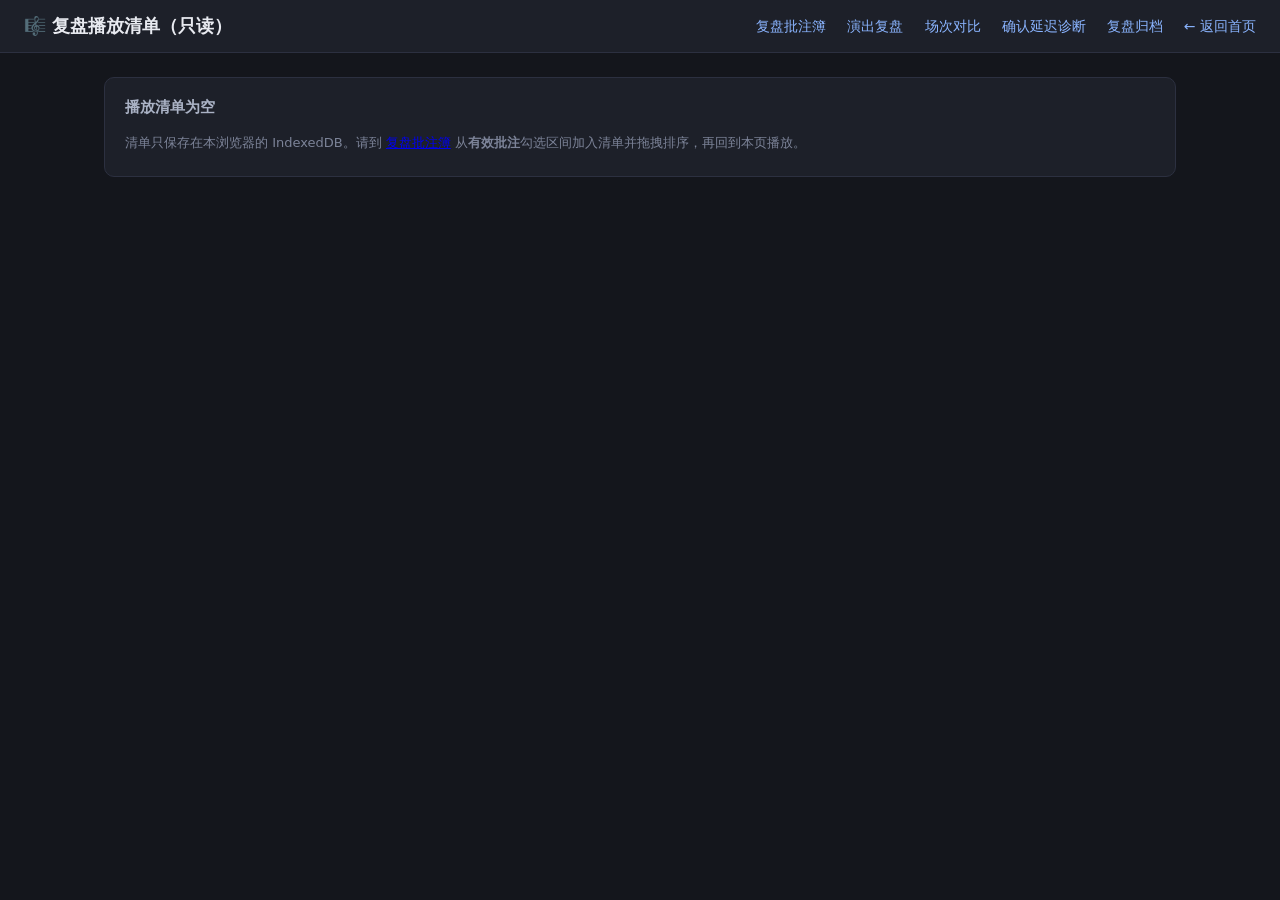
<file: public/playlist.html>
<!DOCTYPE html>
<html lang="zh-CN">
<head>
  <meta charset="UTF-8">
  <meta name="viewport" content="width=device-width, initial-scale=1.0">
  <title>复盘播放清单 · 连续回放 · 舞台口令同步系统</title>
  <link rel="stylesheet" href="style.css">
</head>
<body>
  <header>
    <h1>🎼 复盘播放清单（只读）</h1>
    <nav>
      <a href="annotations.html">复盘批注簿</a>
      <a href="replay.html">演出复盘</a>
      <a href="compare.html">场次对比</a>
      <a href="latency.html">确认延迟诊断</a>
      <a href="archive.html">复盘归档</a>
      <a href="/">← 返回首页</a>
    </nav>
  </header>
  <main class="pl-main">
    <!-- 空清单 / 加载中 -->
    <section class="card" id="emptyCard" style="display:none">
      <h2>播放清单为空</h2>
      <div class="muted" style="line-height:1.9">
        清单只保存在本浏览器的 IndexedDB。请到 <a href="annotations.html">复盘批注簿</a> 从<b>有效批注</b>勾选区间加入清单并拖拽排序，再回到本页播放。
      </div>
    </section>

    <section id="playerWrap" style="display:none">
      <!-- 播放前重定位：跳过条目集中列明原因 -->
      <div class="card" id="resolveCard">
        <div class="row" style="align-items:center">
          <h2 style="flex:1;margin:0">播放前重定位</h2>
          <button class="secondary mini" id="relocateBtn" type="button">↻ 重新定位</button>
        </div>
        <div id="resolveStatus" class="muted" style="margin-top:8px"></div>
        <div id="skippedBox" class="pl-skipped" style="display:none">
          <div class="pl-skipped-head">以下条目已自动跳过，不进入虚拟时间轴（批注原文不受影响）：</div>
          <div id="skippedList"></div>
          <div class="row" style="margin-top:8px">
            <button class="secondary mini" id="removeSkippedBtn" type="button">从清单移除全部跳过项</button>
          </div>
        </div>
      </div>

      <div id="segmentsCardWrap">
        <div class="card">
          <h2>连续回放（跨场次自动切换）</h2>
          <div class="pl-seg-context" id="segContext"></div>

          <!-- 虚拟时间轴：各段按累计区间时长首尾拼接，边界处为场次切换刻度 -->
          <div class="timeline-wrap">
            <div class="timeline pl-timeline" id="timeline" title="点击 / 拖动虚拟时间轴（按累计区间时长映射回各场次原始时刻）">
              <div class="playhead" id="playhead"></div>
            </div>
            <div class="timeline-scale"><span>0:00</span><span id="scaleEnd"></span></div>
          </div>

          <div class="transport">
            <button id="playBtn">▶ 播放</button>
            <button class="secondary" id="restartBtn">⏮ 回到起点</button>
            <span class="muted">速度</span>
            <button class="mini speed-btn secondary" data-speed="1" aria-pressed="true">1×</button>
            <button class="mini speed-btn secondary" data-speed="2" aria-pressed="false">2×</button>
            <button class="mini speed-btn secondary" data-speed="4" aria-pressed="false">4×</button>
            <span class="time-readout"><span id="timeNow">0:00.0</span> / <span id="timeEnd">0:00.0</span></span>
          </div>
          <div class="replay-kbd" style="margin-top:8px">
            空格键播放 / 暂停，← / → 虚拟时间轴前后跳转 1 秒；播放头恰好落在两段边界时进入后一段。重叠区间按清单顺序分别播放，不做合并。
          </div>
        </div>

        <!-- 播放段概览：点击任一段跳到其虚拟起点 -->
        <div class="card">
          <h2>播放段顺序（<span id="segTotal"></span>）</h2>
          <div id="segOverview" class="pl-seg-list"></div>
        </div>

        <div class="replay-state-grid">
          <div class="card">
            <h2>当前现场（映射到原场次重放）</h2>
            <div id="statePanel"></div>
          </div>
          <div class="card">
            <h2>口令序列（当前场次）</h2>
            <div id="cuePanel"></div>
          </div>
        </div>

        <div class="card">
          <h2>当前段事件（本场原始时刻）</h2>
          <div class="muted" style="margin-bottom:8px" id="segMetaLine"></div>
          <div class="replay-event-list" id="eventList"></div>
        </div>
      </div>
    </section>
  </main>

  <script src="common.js"></script>
  <script src="core.js"></script>
  <script src="replay.js"></script>
  <script src="annotations.js"></script>
  <script src="playlist.js"></script>
  <script>
  (() => {
    'use strict';
    // 只读页：只发起复盘只读 GET 请求，不创建 WebSocket；清单与批注仅读写
    // 本浏览器 IndexedDB，不调用任何服务端写接口。
    const esc = CueClient.escapeHtml;

    const emptyCard = document.getElementById('emptyCard');
    const playerWrap = document.getElementById('playerWrap');
    const relocateBtn = document.getElementById('relocateBtn');
    const resolveStatus = document.getElementById('resolveStatus');
    const skippedBox = document.getElementById('skippedBox');
    const skippedList = document.getElementById('skippedList');
    const removeSkippedBtn = document.getElementById('removeSkippedBtn');
    const segContext = document.getElementById('segContext');
    const timelineEl = document.getElementById('timeline');
    const playheadEl = document.getElementById('playhead');
    const scaleEndEl = document.getElementById('scaleEnd');
    const playBtn = document.getElementById('playBtn');
    const restartBtn = document.getElementById('restartBtn');
    const timeNowEl = document.getElementById('timeNow');
    const timeEndEl = document.getElementById('timeEnd');
    const segOverview = document.getElementById('segOverview');
    const segTotal = document.getElementById('segTotal');
    const statePanel = document.getElementById('statePanel');
    const cuePanel = document.getElementById('cuePanel');
    const eventList = document.getElementById('eventList');
    const segMetaLine = document.getElementById('segMetaLine');

    const WARN_EVENTS = new Set([
      'cue-timeout', 'cue-recalled', 'cue-paused', 'confirm-duplicate', 'confirm-late',
      'paused-confirm-rejected', 'stale-confirm-ignored', 'stale-timeout-ignored',
      'stale-substitute-ignored', 'lease-expired', 'lease-acquire-denied',
      'lease-op-denied', 'stale-lease-heartbeat-ignored', 'draft-save-conflict',
    ]);

    let annotations = [];
    let playlist = CuePlaylist.emptyDoc();
    let resolving = null;       // 进行中的重定位 Promise（播放前等待）
    let segmentsRaw = [];       // resolvePlaylist 返回（不带 offset）
    let segments = [];          // withOffsets 后的播放段
    let skipped = [];
    const sessionData = new Map(); // "fileId/runId" -> 复盘接口 payload
    let vt = 0;                 // 虚拟时间轴位置（毫秒）
    let forceIndex = null;      // 显式定位的段（零长段跳转）；正常播放后立即解除
    let playing = false;
    let speed = 1;
    let rafId = null;
    let lastFrameAt = 0;
    let lastSegIndex = -1;

    // ---------------------------------------------------------------------
    function fmtClock(iso) {
      const d = new Date(iso);
      if (!Number.isFinite(d.getTime())) return '—';
      return d.toLocaleString('zh-CN', { hour12: false, month: '2-digit', day: '2-digit', hour: '2-digit', minute: '2-digit', second: '2-digit' });
    }
    function fmtT(ms) {
      if (ms == null || !Number.isFinite(ms)) return '—';
      const sign = ms < 0 ? '-' : '';
      ms = Math.abs(ms);
      const m = Math.floor(ms / 60000);
      const s = Math.floor((ms % 60000) / 1000);
      const tenth = Math.floor((ms % 1000) / 100);
      return `${sign}${m}:${String(s).padStart(2, '0')}.${tenth}`;
    }
    function refKey(fileId, runId) { return `${fileId}/${runId}`; }

    function detailText(ev) {
      const d = ev.detail || {};
      switch (ev.event) {
        case 'cue-started':
        case 'cue-resent':
          return `#${d.seq}${ev.event === 'cue-resent' ? ` v${d.revision}` : ''} ${d.text}` +
            (d.reason ? `（原因：${d.reason}）` : '') + ` → [${(d.targets || []).join('、')}]`;
        case 'cue-recalled':
          return `#${d.seq} v${d.oldRevision}→v${d.newRevision}：${d.reason}，新口令「${d.newText}」`;
        case 'cue-completed': return `#${d.seq} 全员确认完成`;
        case 'cue-timeout': return `#${d.seq} 超时未确认：${(d.missing || []).join('、')}`;
        case 'confirm':
        case 'confirm-late':
        case 'confirm-duplicate': return `#${d.seq} ${d.position}${ev.event === 'confirm-late' ? '（迟到）' : ev.event === 'confirm-duplicate' ? '（重复）' : ''}`;
        case 'position-substituted': return `#${d.seq} ${d.from} → ${d.to}`;
        case 'cue-paused': return `#${d.seq} 原因：${d.reason}，冻结余量 ${d.remainingSec}s`;
        case 'cue-resumed': return `#${d.seq} 恢复，余量 ${d.remainingSec}s`;
        case 'paused-confirm-rejected': return `#${d.seq} ${d.position} 暂停中确认被拒`;
        case 'stale-confirm-ignored': return `#${d.seq} ${d.position} 旧轮次确认被拒`;
        case 'stale-timeout-ignored': return `#${d.seq} 旧定时器回调被拒`;
        case 'session-start': return '本场开始';
        case 'sequence-finished': return '全部口令完成';
        default:
          return Object.entries(d).map(([k, v]) =>
            `${k}=${Array.isArray(v) ? v.join('/') : (v !== null && typeof v === 'object' ? JSON.stringify(v) : String(v))}`).join(' ');
      }
    }

    // ---------------------------------------------------------------------
    // 场次加载（只读 GET，带缓存；供重定位与播放渲染共用）
    // ---------------------------------------------------------------------
    async function loadSession(fileId, runId) {
      const key = refKey(fileId, runId);
      if (sessionData.has(key)) {
        const p = sessionData.get(key);
        if (p && p.events) return { ok: true, events: p.events };
      }
      try {
        const resp = await fetch(`/api/replay/sessions/${encodeURIComponent(fileId)}/${encodeURIComponent(runId)}`);
        if (resp.status === 404 || resp.status === 400) {
          return { ok: false, reason: '场次日志找不到（文件或段落不存在，可能已删除）' };
        }
        const payload = await resp.json();
        if (payload.error) return { ok: false, reason: `场次读取失败：${payload.error}` };
        sessionData.set(key, payload);
        return { ok: true, events: payload.events };
      } catch {
        return { ok: false, reason: '场次日志读取失败（服务不可用）' };
      }
    }

    async function getPayload(fileId, runId) {
      const key = refKey(fileId, runId);
      if (!sessionData.has(key)) await loadSession(fileId, runId);
      return sessionData.get(key) || null;
    }

    // ---------------------------------------------------------------------
    // 播放前重定位（重新定位每条批注；失效 / 日志缺失自动跳过并列明原因）
    // ---------------------------------------------------------------------
    async function runResolve() {
      setPlaying(false);
      forceIndex = null;
      resolveStatus.innerHTML = '正在按事件指纹重新定位清单中的每条批注…';
      skippedBox.style.display = 'none';
      const result = await CuePlaylist.resolvePlaylist(
        playlist.entries, annotations, (fileId, runId) => loadSession(fileId, runId)
      );
      segmentsRaw = result.segments;
      skipped = result.skipped;
      segments = CuePlaylist.withOffsets(segmentsRaw);
      renderResolvePanel();
      buildPlayer();
    }

    function annotationById(id) { return annotations.find((a) => a.id === id); }
    function sessionLabelOf(seg) {
      const p = sessionData.get(refKey(seg.fileId, seg.runId));
      const s = p && p.session;
      if (s) return `${fmtClock(s.startedAt)} → ${fmtClock(s.finishedAt)} ｜ ${seg.fileId.slice(0, 8)}… #${seg.runId + 1}`;
      return `${seg.fileId.slice(0, 8)}… #${seg.runId + 1}`;
    }

    function renderResolvePanel() {
      const totalN = playlist.entries.length;
      resolveStatus.innerHTML = segments.length
        ? `重定位完成：清单 <b>${totalN}</b> 条，可播放 <b>${segments.length}</b> 段，虚拟时间轴总时长 <b>${fmtT(CuePlaylist.totalDuration(segments))}</b>。`
        : `清单 <b>${totalN}</b> 条，但没有可播放段（全部被跳过）。请回到批注簿调整清单。`;
      if (!skipped.length) { skippedBox.style.display = 'none'; return; }
      skippedBox.style.display = '';
      skippedList.innerHTML = skipped.map((sk) => {
        const ann = sk.annotation || annotationById(sk.entryId);
        const where = ann
          ? `<span class="muted">${esc(sessionLabelOf({ fileId: ann.sessionRef.fileId, runId: Number(ann.sessionRef.runId) }))}</span>` : '';
        const text = ann ? esc(ann.text || '（无批注文本）') : '<span class="muted">批注原文已不可见</span>';
        return `<div class="pl-skipped-row">
          <span class="ann-badge invalid">✖ 跳过</span>
          ${where}
          <span>${text}</span>
          <span class="pl-skip-reason">原因：${esc(sk.reason)}</span>
        </div>`;
      }).join('');
    }

    removeSkippedBtn.addEventListener('click', async () => {
      if (!skipped.length) return;
      if (!confirm(`从清单移除全部 ${skipped.length} 个跳过项？批注本身不会被删除。`)) return;
      const skipIds = new Set(skipped.map((s) => s.entryId));
      playlist = await CuePlaylist.mutate((doc) => doc.entries.filter((e) => !skipIds.has(e.id)));
      await runResolve();
    });
    relocateBtn.addEventListener('click', () => { resolving = runResolve(); return resolving; });

    // ---------------------------------------------------------------------
    // 虚拟时间轴构建
    // ---------------------------------------------------------------------
    const SEG_COLORS = ['#2f6fed', '#8b5cf6', '#0f9d8f', '#b5651d', '#4caf7d', '#d9489a', '#5b8def'];
    function segColor(i) { return SEG_COLORS[i % SEG_COLORS.length]; }

    function buildTimeline() {
      timelineEl.querySelectorAll('.pl-seg-band, .pl-boundary, .marker').forEach((el) => el.remove());
      const total = Math.max(1, CuePlaylist.totalDuration(segments));

      // 段带：按累计区间时长首尾拼接；重叠区间各自一条带（不合并）
      segments.forEach((seg, i) => {
        const left = (seg.offsetStart / total) * 100;
        const width = Math.max(seg.durationMs === 0 ? 0.8 : 0, (seg.durationMs / total) * 100);
        const ann = annotationById(seg.entryId);
        const band = document.createElement('div');
        band.className = 'pl-seg-band';
        band.style.cssText = `left:${left}%;width:${width}%;background:${segColor(i)}33;border-top-color:${segColor(i)}`;
        band.title = `第 ${i + 1} 段 ｜ ${sessionLabelOf(seg)}\n区间 +${fmtT(seg.startT)} → +${fmtT(seg.endT)}（${fmtT(seg.durationMs)}）\n${ann ? ann.text : ''}`;
        band.addEventListener('mousedown', (e) => { e.stopPropagation(); jumpToSegment(i); });
        timelineEl.appendChild(band);
      });

      // 场次切换边界刻度（相邻段属不同场次时加深色刻度线）
      segments.forEach((seg, i) => {
        if (i === 0) return;
        const prev = segments[i - 1];
        const cross = prev.fileId !== seg.fileId || prev.runId !== seg.runId;
        if (!cross) return;
        const line = document.createElement('div');
        line.className = 'pl-boundary';
        line.style.left = `${(seg.offsetStart / total) * 100}%`;
        line.title = `⚡ 跨场次切换：进入 ${sessionLabelOf(seg)}`;
        timelineEl.appendChild(line);
      });

      // 当前段的事件标记（映射到虚拟坐标；只画当前段，跨段切换后重建）
      renderTimelineMarkers();

      scaleEndEl.textContent = fmtT(total);
      timeEndEl.textContent = fmtT(total);
    }

    // 当前段事件标记：虚拟坐标 = 段起点偏移 + 事件在段内的原始时刻差
    function renderTimelineMarkers() {
      timelineEl.querySelectorAll('.marker').forEach((el) => el.remove());
      const loc = CuePlaylist.locate(segments, vt, forceIndex);
      if (!loc) return;
      const payload = sessionData.get(refKey(loc.seg.fileId, loc.seg.runId));
      if (!payload) return;
      const total = Math.max(1, CuePlaylist.totalDuration(segments));
      payload.events.forEach((ev) => {
        if (ev.t < loc.seg.startT || ev.t > loc.seg.endT) return;
        const mk = document.createElement('div');
        mk.className = 'marker';
        const vpos = loc.seg.offsetStart + (ev.t - loc.seg.startT);
        mk.style.left = `${Math.max(0, Math.min(100, (vpos / total) * 100))}%`;
        mk.style.background = WARN_EVENTS.has(ev.event) ? '#ff7676' : '#8ab4ff';
        mk.title = `+${fmtT(ev.t)} ${Replay.eventLabel(ev.event)}：${detailText(ev)}`;
        mk.addEventListener('mousedown', (e) => {
          e.stopPropagation();
          seekVirtual(loc.seg.offsetStart + (ev.t - loc.seg.startT));
        });
        timelineEl.appendChild(mk);
      });
    }

    // ---------------------------------------------------------------------
    // 段概览列表
    // ---------------------------------------------------------------------
    function renderOverview(activeIndex) {
      segTotal.textContent = `${segments.length} 段 / ${fmtT(CuePlaylist.totalDuration(segments))}`;
      segOverview.innerHTML = segments.map((seg, i) => {
        const ann = annotationById(seg.entryId);
        const cross = i > 0 && (segments[i - 1].fileId !== seg.fileId || segments[i - 1].runId !== seg.runId);
        return `<div class="pl-seg-row ${i === activeIndex ? 'active' : ''}" data-seg="${i}">
          <span class="pl-seg-no">${i + 1}</span>
          <span class="pl-seg-color" style="background:${segColor(i)}"></span>
          <span class="pl-seg-main">
            <span class="pl-seg-session">${cross ? '⚡ ' : ''}${esc(sessionLabelOf(seg))}</span>
            <span class="pl-cand-range">+${fmtT(seg.startT)} → +${fmtT(seg.endT)}（${fmtT(seg.durationMs)}）</span>
            <span class="pl-cand-text">${esc((ann && ann.text) || '（无批注文本）')}</span>
          </span>
          <a class="pl-seg-open" target="_blank" title="在原场次复盘页打开区间起点"
             href="replay.html?file=${encodeURIComponent(seg.fileId)}&run=${encodeURIComponent(seg.runId)}&t=${encodeURIComponent(seg.startT)}">原场次复盘 ↗</a>
        </div>`;
      }).join('');
      segOverview.querySelectorAll('.pl-seg-row').forEach((row) => {
        row.addEventListener('click', (e) => {
          if (e.target.closest('a')) return;
          jumpToSegment(Number(row.dataset.seg));
        });
      });
    }

    // ---------------------------------------------------------------------
    // 当前现场渲染：定位虚拟时刻 -> 映射原场次原始时刻 -> foldUntil
    // ---------------------------------------------------------------------
    function renderState() {
      const loc = CuePlaylist.locate(segments, vt, forceIndex);
      if (!loc) return;
      const seg = loc.seg;
      const payload = sessionData.get(refKey(seg.fileId, seg.runId));
      const events = payload ? payload.events : [];
      const s = Replay.foldUntil(events, loc.localT);
      const view = Replay.viewOf(s);

      const phaseText = { idle: '待开始', active: '口令进行中', between: '口令已完成（待推进）', done: '全场已结束' }[s.phase];
      const phaseCls = { idle: 'replay-phase-idle', active: 'replay-phase-active', between: 'replay-phase-active', done: 'replay-phase-done' }[s.phase];

      let cueHtml = '';
      if (s.phase === 'idle') {
        cueHtml = '<div class="big-cue replay-phase-idle" style="font-size:22px;padding:24px 8px">等待演出开始…</div>';
      } else if (s.phase === 'done') {
        cueHtml = '<div class="big-cue replay-phase-done" style="font-size:22px;padding:24px 8px">✅ 全部口令已完成，本场结束</div>';
      } else if (s.seq != null) {
        const revBadge = s.revision > 1
          ? `<span class="rev-badge">第 ${s.revision} 版（撤回修订）</span><div class="rev-reason">撤回原因：${esc(s.reason || '')}</div>`
          : '<span class="rev-badge rev-initial">第 1 版</span>';
        const pauseHtml = s.paused
          ? `<div class="status-banner warn show">⏸ 已暂停：${esc(s.pauseReason || '')}</div>` : '';
        cueHtml = `
          <div class="big-cue">
            <span class="cue-seq">第 ${s.seq} / ${payload.sequence.length} 条</span>
            ${esc(s.text)}
          </div>
          <div style="text-align:center">${revBadge}</div>
          ${pauseHtml}
          <div class="replay-chips-line">
            ${view.confirmed.map((c) =>
              `<span class="chip ${c.late ? 'late' : 'ok'}">${esc(c.position)} · ${c.late ? '迟到确认' : '已确认'}</span>`).join('')}
            ${view.timedOut.map((t) => `<span class="chip timeout">${esc(t)} · 超时未确认</span>`).join('')}
            ${view.pending.map((t) => `<span class="chip">${esc(t)} · 待确认</span>`).join('')}
          </div>`;
        const subs = Object.entries(s.substitutions);
        if (subs.length) {
          cueHtml += `<div style="margin-top:8px">${subs.map(([from, v]) =>
            `<span class="chip"><span class="replay-cue-sub">${esc(from)}</span> → ${esc(v.substitute)} 临时替岗</span>`).join('')}</div>`;
        }
      }

      let attemptsHtml = '';
      if (s.attempts && s.attempts.length) {
        attemptsHtml = '<h2 style="margin-top:18px">历史轮次（只读封存）</h2>' +
          CueClient.renderAttempts({ attempts: s.attempts.slice().reverse() }, { targets: s.targets });
      }

      statePanel.innerHTML = `
        <div class="row" style="margin-bottom:8px">
          <span class="${phaseCls}" style="flex:0 0 auto;font-weight:600">● ${phaseText}</span>
          <span class="muted" style="text-align:right">第 ${loc.index + 1}/${segments.length} 段 · 原场次 +${fmtT(loc.localT)}</span>
        </div>
        ${cueHtml}${attemptsHtml}`;

      cuePanel.innerHTML = payload.sequence.map((c) => {
        const r = s.results[c.seq];
        let cls = '', mark = '○';
        if (r === 'completed') { cls = 'ok'; mark = '✅'; }
        else if (r === 'active') { cls = ''; mark = '▶'; }
        return `<div style="padding:6px 0;border-bottom:1px solid #2c3040">
          <span class="chip ${cls}">${mark} #${c.seq}</span>
          <span style="${r === 'active' ? 'color:#8ab4ff' : ''}">${esc(c.text)}</span>
          <span class="muted" style="font-size:12px">→ ${c.targets.map(esc).join('、')}</span>
        </div>`;
      }).join('');
    }

    // 当前段事件列表（只展示区间覆盖的事件，按本场原始时刻）
    function renderEventList() {
      const loc = CuePlaylist.locate(segments, vt, forceIndex);
      if (!loc) return;
      const payload = sessionData.get(refKey(loc.seg.fileId, loc.seg.runId));
      if (!payload) { eventList.innerHTML = '<div class="muted">场次数据缺失。</div>'; return; }
      const rows = [];
      payload.events.forEach((ev) => {
        if (ev.t < loc.seg.startT || ev.t > loc.seg.endT) return;
        const applied = ev.t <= loc.localT;
        rows.push({ ev, applied, vpos: loc.seg.offsetStart + (ev.t - loc.seg.startT) });
      });
      eventList.innerHTML = rows.map(({ ev, applied, vpos }) =>
        `<div class="replay-event-row ${WARN_EVENTS.has(ev.event) ? 'is-warn' : ''} ${applied ? 'applied' : ''}" data-vt="${vpos}">` +
        `<span class="replay-event-t">+${fmtT(ev.t)}</span>` +
        `<span class="replay-event-name">${esc(Replay.eventLabel(ev.event))}</span>` +
        `<span class="replay-event-detail">${esc(detailText(ev))}</span></div>`
      ).join('') || '<div class="muted">本段无事件。</div>';
      eventList.querySelectorAll('.replay-event-row').forEach((row) => {
        row.addEventListener('click', () => seekVirtual(Number(row.dataset.vt)));
      });
      const appliedEl = eventList.querySelector('.replay-event-row.applied:last-of-type');
      if (playing && appliedEl) appliedEl.scrollIntoView({ block: 'nearest' });
    }

    function renderSegContext(activeIndex) {
      const loc = CuePlaylist.locate(segments, vt, forceIndex);
      if (!loc) { segContext.innerHTML = ''; return; }
      const seg = loc.seg;
      const ann = annotationById(seg.entryId);
      segContext.innerHTML = `
        <div class="pl-ctx-line">
          <span class="pl-ctx-no" style="background:${segColor(loc.index)}">第 ${loc.index + 1} / ${segments.length} 段</span>
          <span><b>${esc(sessionLabelOf(seg))}</b></span>
          <span class="muted">区间 +${fmtT(seg.startT)} → +${fmtT(seg.endT)}（${fmtT(seg.durationMs)}）</span>
          <a class="pl-ctx-jump" href="annotations.html">在批注簿调整清单</a>
        </div>
        <div class="pl-ctx-text">${esc((ann && ann.text) || '（无批注文本）')}
          <span class="muted">${(ann && ann.tags || []).map((t) => `<span class="chip">${esc(t)}</span>`).join('')}</span>
        </div>`;
      segMetaLine.textContent = `本段映射到「${sessionLabelOf(seg)}」的区间 +${fmtT(seg.startT)} → +${fmtT(seg.endT)}；点击事件行跳到对应虚拟时刻。`;
      segOverview.querySelectorAll('.pl-seg-row').forEach((row, i) =>
        row.classList.toggle('active', i === loc.index));
    }

    function renderPlayhead() {
      const total = Math.max(1, CuePlaylist.totalDuration(segments));
      playheadEl.style.left = `${Math.max(0, Math.min(100, (vt / total) * 100))}%`;
      timeNowEl.textContent = fmtT(vt);
    }

    function render() {
      const loc = CuePlaylist.locate(segments, vt, forceIndex);
      if (!loc) return;
      if (loc.index !== lastSegIndex) {
        // 跨场次（或跨段）切换：重建当前段标记；现场按新场次 fold
        if (lastSegIndex >= 0) {
          const prev = segments[lastSegIndex];
          const now = segments[loc.index];
          const cross = prev.fileId !== now.fileId || prev.runId !== now.runId;
          if (cross) segContext.animate(
            [{ backgroundColor: 'rgba(240,193,105,0.25)' }, { backgroundColor: 'transparent' }],
            { duration: 600 });
        }
        lastSegIndex = loc.index;
        renderTimelineMarkers();
      }
      renderSegContext();
      renderState();
      renderEventList();
      renderPlayhead();
    }

    // ---------------------------------------------------------------------
    // 播放控制：dt * speed 推进虚拟时间；映射与跨段切换全部在渲染期完成
    // ---------------------------------------------------------------------
    function setPlaying(v) {
      if (v && !segments.length) return;
      playing = v;
      playBtn.textContent = playing ? '⏸ 暂停' : '▶ 播放';
      if (playing) {
        const total = CuePlaylist.totalDuration(segments);
        if (vt >= total) { vt = 0; forceIndex = null; }
        // 开始正常播放即解除零长段的显式定位（让边界规则接管）
        forceIndex = null;
        lastFrameAt = performance.now();
        const tick = (now) => {
          if (!playing) return;
          const dt = now - lastFrameAt;
          lastFrameAt = now;
          vt = Math.min(total, vt + dt * speed);
          render();
          if (vt >= total) { setPlaying(false); return; }
          rafId = requestAnimationFrame(tick);
        };
        rafId = requestAnimationFrame(tick);
      } else if (rafId) {
        cancelAnimationFrame(rafId);
        rafId = null;
      }
    }

    function seekVirtual(t) {
      const total = CuePlaylist.totalDuration(segments);
      vt = Math.max(0, Math.min(total, Number(t) || 0));
      forceIndex = null; // 用户主动 seek 后恢复「边界进入后一段」的默认规则
      render();
    }

    function jumpToSegment(i) {
      const seg = segments[i];
      if (!seg) return;
      setPlaying(false);
      forceIndex = i; // 零长段也可精确呈现
      vt = seg.offsetStart;
      render();
    }

    // 时间轴拖动 / 点击
    let dragging = false;
    function seekFromPointer(clientX) {
      const rect = timelineEl.getBoundingClientRect();
      const ratio = Math.max(0, Math.min(1, (clientX - rect.left) / rect.width));
      seekVirtual(ratio * CuePlaylist.totalDuration(segments));
    }
    timelineEl.addEventListener('mousedown', (e) => { dragging = true; seekFromPointer(e.clientX); });
    window.addEventListener('mousemove', (e) => { if (dragging) seekFromPointer(e.clientX); });
    window.addEventListener('mouseup', () => { dragging = false; });

    playBtn.addEventListener('click', () => setPlaying(!playing));
    restartBtn.addEventListener('click', () => { setPlaying(false); seekVirtual(0); });
    document.querySelectorAll('.speed-btn').forEach((btn) => {
      btn.addEventListener('click', () => {
        speed = Number(btn.dataset.speed);
        document.querySelectorAll('.speed-btn').forEach((b) =>
          b.setAttribute('aria-pressed', String(Number(b.dataset.speed) === speed)));
      });
    });
    window.addEventListener('keydown', (e) => {
      if (!segments.length || /^(INPUT|SELECT|TEXTAREA)$/.test(document.activeElement.tagName)) return;
      if (e.code === 'Space') { e.preventDefault(); setPlaying(!playing); }
      else if (e.code === 'ArrowLeft') { setPlaying(false); seekVirtual(vt - 1000); }
      else if (e.code === 'ArrowRight') { setPlaying(false); seekVirtual(vt + 1000); }
    });

    // ---------------------------------------------------------------------
    // 初始化：读清单与批注 → 预取各场次数据 → 播放前重定位 → 构建播放器
    // ---------------------------------------------------------------------
    async function buildPlayer() {
      if (!segments.length) {
        renderOverview(-1);
        document.getElementById('segmentsCardWrap').style.display = 'none';
        return;
      }
      document.getElementById('segmentsCardWrap').style.display = '';
      // 渲染所需的各场次 payload（重定位已拉过；此处兜底确保全部就绪）
      await Promise.all(segments.map((seg) => getPayload(seg.fileId, seg.runId)));
      vt = 0;
      forceIndex = null;
      lastSegIndex = -1;
      buildTimeline();
      renderOverview(0);
      render();
    }

    async function init() {
      let doc, all;
      try {
        [doc, all] = await Promise.all([CuePlaylist.get(), CueAnnotations.getAll()]);
      } catch {
        emptyCard.style.display = '';
        emptyCard.querySelector('.muted').innerHTML =
          'IndexedDB 不可用：清单 / 批注无法读取。请通过 localhost 或 HTTPS 访问本页。';
        return;
      }
      playlist = doc;
      annotations = all;
      if (!playlist.entries.length) {
        emptyCard.style.display = '';
        return;
      }
      playerWrap.style.display = '';
      resolving = runResolve();
      await resolving;
    }

    init();
  })();
  </script>
</body>
</html>
</file>
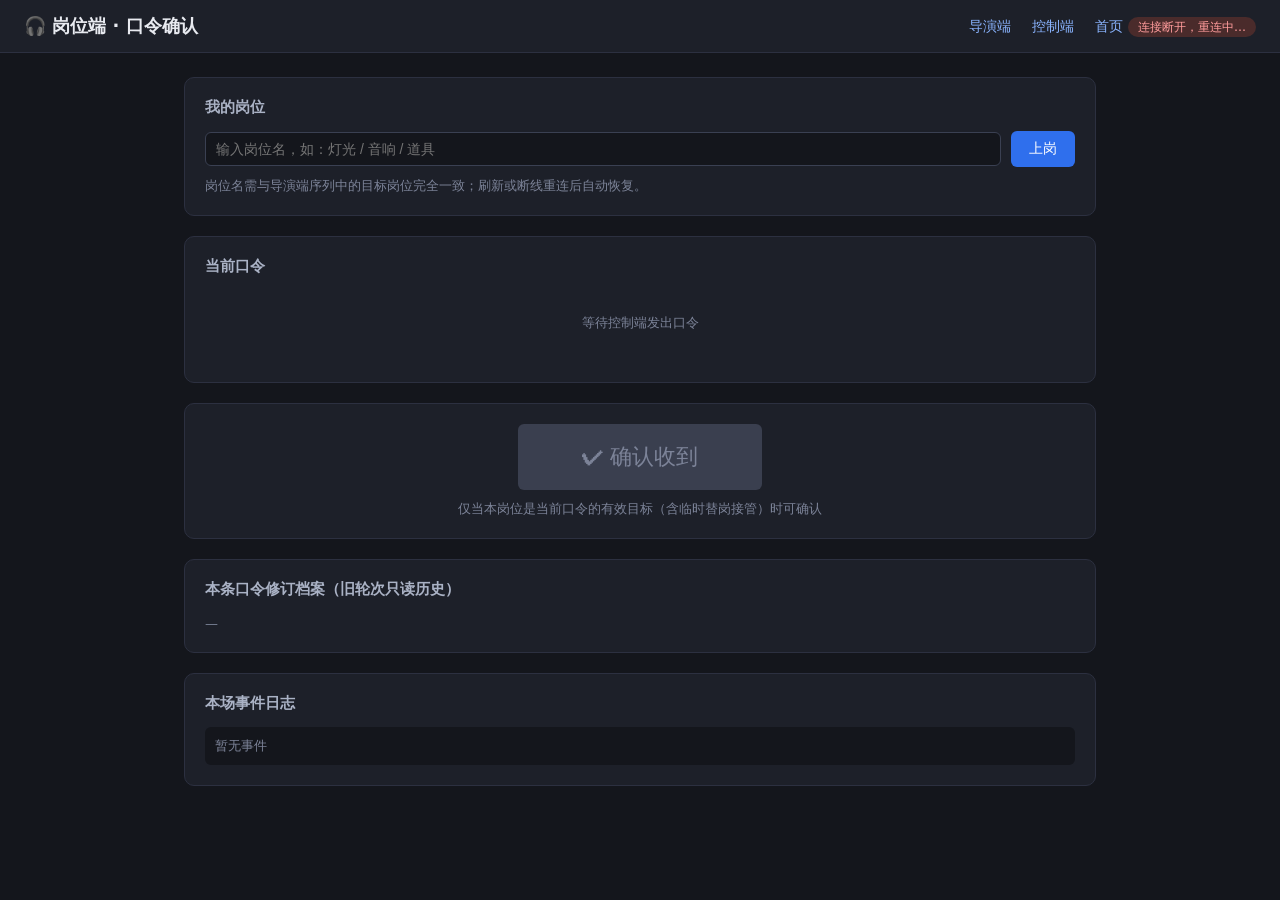
<file: public/position.html>
<!DOCTYPE html>
<html lang="zh-CN">
<head>
  <meta charset="UTF-8">
  <meta name="viewport" content="width=device-width, initial-scale=1.0">
  <title>岗位端 · 口令确认</title>
  <link rel="stylesheet" href="style.css">
</head>
<body>
  <header>
    <h1>🎧 岗位端 · 口令确认</h1>
    <nav>
      <a href="director.html">导演端</a>
      <a href="control.html">控制端</a>
      <a href="index.html">首页</a>
      <span id="conn">未连接</span>
    </nav>
  </header>
  <main>
    <div id="toast"></div>
    <div id="versionBar"></div>

    <div class="card">
      <h2>我的岗位</h2>
      <div class="row">
        <input type="text" id="positionName" placeholder="输入岗位名，如：灯光 / 音响 / 道具">
        <button class="narrow" id="setPosition">上岗</button>
      </div>
      <p class="muted">岗位名需与导演端序列中的目标岗位完全一致；刷新或断线重连后自动恢复。</p>
    </div>

    <div class="status-banner" id="banner"></div>

    <div class="card">
      <h2>当前口令</h2>
      <div id="cueArea"><p class="muted" style="text-align:center;padding:24px">等待控制端发出口令</p></div>
      <div class="countdown" id="countdown"></div>
    </div>

    <div class="card" style="text-align:center">
      <button id="btnConfirm" style="font-size:22px;padding:18px 64px" disabled>✔ 确认收到</button>
      <p class="muted" style="margin-top:10px" id="confirmHint">仅当本岗位是当前口令的有效目标（含临时替岗接管）时可确认</p>
    </div>

    <div class="card">
      <h2>本条口令修订档案（旧轮次只读历史）</h2>
      <div id="attempts"><span class="muted">—</span></div>
    </div>

    <div class="card">
      <h2>本场事件日志</h2>
      <div class="log-box" id="log"><span class="muted">暂无事件</span></div>
    </div>
  </main>

  <script src="common.js"></script>
  <script>
    const connEl = document.getElementById('conn');
    const banner = document.getElementById('banner');
    const cueArea = document.getElementById('cueArea');
    const countdownEl = document.getElementById('countdown');
    const logEl = document.getElementById('log');
    const attemptsEl = document.getElementById('attempts');
    const toast = document.getElementById('toast');
    const versionBar = document.getElementById('versionBar');
    const btnConfirm = document.getElementById('btnConfirm');
    const confirmHint = document.getElementById('confirmHint');
    const positionInput = document.getElementById('positionName');

    let toastTimer = null;
    let countdownTimer = null;
    let myPosition = localStorage.getItem('cuePosition') || '';
    positionInput.value = myPosition;

    function showToast(msg) {
      toast.textContent = msg;
      toast.style.display = 'block';
      clearTimeout(toastTimer);
      toastTimer = setTimeout(() => (toast.style.display = 'none'), 3000);
    }

    document.getElementById('setPosition').onclick = () => {
      const name = positionInput.value.trim();
      if (!name) return showToast('请输入岗位名');
      myPosition = name;
      localStorage.setItem('cuePosition', name);
      client.rehello(); // 重新向服务端登记岗位
      showToast(`已上岗：${name}`);
    };

    let lastState = null;
    btnConfirm.onclick = () => {
      // 必须携带当前快照中的 attemptId；口令被撤回后，旧轮次确认会被服务端拒绝
      if (lastState && lastState.attemptId) {
        client.send({ type: 'confirm', attemptId: lastState.attemptId });
      }
    };

    function render(state) {
      lastState = state;
      const active = state.phase === 'active';
      const paused = active && state.paused;
      const cue = state.currentCue;
      const subs = state.substitutions || {};
      const revision = state.revision || 1;
      // 已发布序列版本与下一场草稿版本（本场始终使用开始时冻结的序列快照，草稿不影响当前口令）
      versionBar.innerHTML = CueClient.renderVersionBar(state);
      // 有效目标含临时替岗：被接管的原岗位不再可确认，替补可确认
      const effTargets = state.effectiveTargets || (cue ? cue.targets : []);
      const targeted = active && cue && myPosition && effTargets.includes(myPosition);
      const myConf = targeted && state.confirmations[myPosition];
      const iTimedOut = targeted && state.timedOut.includes(myPosition);
      // 我作为替补接管了哪个原岗位；我的岗位被哪个替补接管
      const subbedFor = active && cue
        ? Object.keys(subs).find((from) => subs[from].substitute === myPosition)
        : null;
      const replacedBy = active && cue && subs[myPosition] ? subs[myPosition].substitute : null;

      // 横幅（暂停状态最优先：冻结期间各操作均被拒绝；其次是修订重发提示）
      banner.className = 'status-banner';
      if (paused) {
        banner.classList.add('show', 'warn');
        banner.textContent = `⏸ 口令已暂停（剩余 ${Math.ceil((state.remainingMs || 0) / 1000)} 秒）：${state.pauseReason || ''}，等待控制端恢复`;
      } else if (revision > 1) {
        banner.classList.add('show', 'warn');
        banner.textContent = `↩ 口令已撤回并修订重发（当前第 ${revision} 版），请按下方最新口令重新确认`;
      } else if (myConf && myConf.late) {
        banner.classList.add('show', 'warn');
        banner.textContent = '⚠ 已迟到确认（超过确认时限）';
      } else if (myConf) {
        banner.classList.add('show');
        banner.textContent = '✔ 已确认，等待控制端推进';
      } else if (iTimedOut) {
        banner.classList.add('show', 'warn');
        banner.textContent = '⚠ 已超时！请立即确认（将标记为迟到确认）';
      } else if (subbedFor) {
        banner.classList.add('show', 'warn');
        banner.textContent = `⚑ 临时替岗：本岗位已接管「${subbedFor}」的确认任务，请及时确认`;
      } else if (replacedBy) {
        banner.classList.add('show');
        banner.textContent = `本条口令的确认任务已移交「${replacedBy}」，本岗位无需操作`;
      }

      // 口令展示（含当前修订号与撤回原因）
      if (active && cue) {
        const revBadge = revision > 1
          ? `<span class="rev-badge">当前修订：第 ${revision} 版</span>`
          : '<span class="rev-badge rev-initial">第 1 版（原始口令）</span>';
        const head = `<span class="cue-seq">第 ${cue.seq} 条 / 共 ${state.sequence.length} 条</span>${revBadge}`;
        const reasonLine = revision > 1 && state.revisionReason
          ? `<p class="rev-reason">撤回原因：${CueClient.escapeHtml(state.revisionReason)}</p>` : '';
        let note = '';
        if (!targeted) {
          note = replacedBy
            ? `<p class="muted" style="text-align:center">本条口令的确认任务已移交「${CueClient.escapeHtml(replacedBy)}」，本岗位无需操作</p>`
            : '<p class="muted" style="text-align:center">本条口令不涉及本岗位，无需操作</p>';
        } else if (subbedFor) {
          note = `<p class="muted" style="text-align:center">⚑ 本岗位临时接管「${CueClient.escapeHtml(subbedFor)}」的确认任务</p>`;
        }
        cueArea.innerHTML = `<div class="big-cue">${head}${CueClient.escapeHtml(cue.text)}</div>${reasonLine}${note}`;
      } else if (state.phase === 'done') {
        cueArea.innerHTML = '<p class="muted" style="text-align:center;padding:24px">本场演出序列已全部完成</p>';
      } else {
        cueArea.innerHTML = '<p class="muted" style="text-align:center;padding:24px">等待控制端发出口令</p>';
      }

      // 本条口令只读旧轮次历史
      if (active && cue && state.cueHistory && state.cueHistory[cue.id]) {
        const html = CueClient.renderAttempts(state.cueHistory[cue.id], cue);
        attemptsEl.innerHTML = html || '<span class="muted">本条口令尚无被撤回的旧轮次</span>';
      } else {
        attemptsEl.innerHTML = '<span class="muted">—</span>';
      }

      // 确认按钮：仅有效目标（含替补）且未确认时可点；暂停期间禁用
      btnConfirm.disabled = !targeted || !!myConf || paused;
      if (!myPosition) confirmHint.textContent = '请先在上方输入岗位名并上岗';
      else if (!active) confirmHint.textContent = '当前没有进行中的口令';
      else if (paused) confirmHint.textContent = `口令已暂停（${state.pauseReason || ''}），等待控制端恢复后再确认`;
      else if (replacedBy && !targeted) confirmHint.textContent = `本岗位的确认任务已由「${replacedBy}」接管，无需确认`;
      else if (!targeted) confirmHint.textContent = `本岗位「${myPosition}」不是本条口令的目标岗位`;
      else if (myConf) confirmHint.textContent = '已确认，请勿重复操作（重复确认将被标记）';
      else if (subbedFor) confirmHint.textContent = `本岗位已接管「${subbedFor}」的确认任务，请确认收到口令`;
      else confirmHint.textContent = '请确认收到口令';

      logEl.innerHTML = state.log.length
        ? CueClient.renderLog(state.log)
        : '<span class="muted">暂无事件</span>';

      // 倒计时（暂停时冻结显示剩余秒数与原因）
      clearInterval(countdownTimer);
      if (paused) {
        countdownEl.textContent =
          `⏸ 已暂停，剩余 ${Math.ceil((state.remainingMs || 0) / 1000)} 秒（冻结）：${state.pauseReason || ''}`;
      } else if (targeted && !myConf && state.deadline) {
        const offset = state.serverNow - Date.now();
        const tick = () => {
          const remain = Math.max(0, state.deadline - (Date.now() + offset));
          countdownEl.textContent = remain > 0
            ? `确认倒计时：${Math.ceil(remain / 1000)} 秒`
            : '已超时，确认将被标记为迟到';
        };
        tick();
        countdownTimer = setInterval(tick, 500);
      } else {
        countdownEl.textContent = '';
      }
    }

    const client = CueClient.connect({
      role: 'position',
      getPosition: () => myPosition || null,
      onState: render,
      onError: showToast,
      onConnChange(on) {
        connEl.textContent = on ? '已连接' : '连接断开，重连中…';
        connEl.classList.toggle('on', on);
      },
    });
  </script>
</body>
</html>
</file>
<file: public/style.css>
* { box-sizing: border-box; margin: 0; padding: 0; }

body {
  font-family: "PingFang SC", "Microsoft YaHei", system-ui, sans-serif;
  background: #14161c;
  color: #e8eaf0;
  min-height: 100vh;
}

header {
  display: flex;
  align-items: center;
  justify-content: space-between;
  padding: 14px 24px;
  background: #1d2029;
  border-bottom: 1px solid #2c3040;
}
header h1 { font-size: 18px; font-weight: 600; }
header nav a { color: #8ab4ff; text-decoration: none; margin-left: 16px; font-size: 14px; }
header nav a:hover { text-decoration: underline; }

#conn {
  font-size: 12px;
  padding: 3px 10px;
  border-radius: 10px;
  background: #4a2b2b;
  color: #ff9c9c;
}
#conn.on { background: #23402a; color: #8fe3a5; }

main { max-width: 960px; margin: 0 auto; padding: 24px; }
.card {
  background: #1d2029;
  border: 1px solid #2c3040;
  border-radius: 10px;
  padding: 20px;
  margin-bottom: 20px;
}
.card h2 { font-size: 15px; margin-bottom: 14px; color: #aab2c5; font-weight: 600; }

button {
  background: #2f6fed;
  color: #fff;
  border: none;
  border-radius: 6px;
  padding: 9px 18px;
  font-size: 14px;
  cursor: pointer;
}
button:hover:not(:disabled) { background: #3f7df5; }
button:disabled { background: #3a3f4f; color: #7c8398; cursor: not-allowed; }
button.secondary { background: #333948; }
button.secondary:hover:not(:disabled) { background: #404758; }
button.danger { background: #a03a3a; }
button.danger:hover:not(:disabled) { background: #b84545; }
button.mini { padding: 3px 10px; font-size: 12px; border-radius: 10px; margin: 2px 4px 2px 0; }

input[type="text"], input[type="number"], select {
  background: #14161c;
  border: 1px solid #3a4052;
  border-radius: 6px;
  color: #e8eaf0;
  padding: 8px 10px;
  font-size: 14px;
  width: 100%;
}
input:focus, select:focus { outline: none; border-color: #2f6fed; }

.row { display: flex; gap: 10px; align-items: center; margin-bottom: 10px; }
.row > * { flex: 1; }
.row .narrow { flex: 0 0 auto; }

table { width: 100%; border-collapse: collapse; font-size: 14px; }
th, td { text-align: left; padding: 8px 10px; border-bottom: 1px solid #2c3040; }
th { color: #8b93a8; font-weight: 500; font-size: 13px; }
tr.current-row td { background: #24304a; }

.chip {
  display: inline-block;
  padding: 2px 10px;
  border-radius: 10px;
  font-size: 12px;
  margin: 2px 4px 2px 0;
  background: #333948;
  color: #c3c9d8;
}
.chip.ok { background: #23402a; color: #8fe3a5; }
.chip.late { background: #4a3a1e; color: #f0c169; }
.chip.timeout { background: #4a2b2b; color: #ff9c9c; }
.chip.offline { opacity: 0.45; }
.chip.subbed { opacity: 0.45; text-decoration: line-through; }

.substitute-panel {
  margin-top: 12px;
  padding: 12px;
  background: #14161c;
  border: 1px solid #2c3040;
  border-radius: 8px;
}

.big-cue {
  font-size: 34px;
  font-weight: 700;
  text-align: center;
  padding: 36px 16px;
  line-height: 1.4;
}
.cue-seq { color: #8ab4ff; font-size: 18px; display: block; margin-bottom: 8px; }

#toast {
  position: fixed;
  top: 64px;
  left: 50%;
  transform: translateX(-50%);
  background: #a03a3a;
  color: #fff;
  padding: 10px 22px;
  border-radius: 8px;
  font-size: 14px;
  display: none;
  z-index: 99;
  box-shadow: 0 4px 16px rgba(0,0,0,.4);
}

.log-box {
  max-height: 260px;
  overflow-y: auto;
  font-family: "SFMono-Regular", Consolas, monospace;
  font-size: 12px;
  background: #14161c;
  border-radius: 6px;
  padding: 10px;
}
.log-row { display: flex; gap: 10px; padding: 2px 0; color: #9aa3b8; }
.log-row.log-warn { color: #f0c169; }
.log-ts { color: #5d6478; flex: 0 0 auto; }
.log-event { flex: 0 0 96px; color: #8ab4ff; }
.log-row.log-warn .log-event { color: #f0c169; }
.log-detail { word-break: break-all; }

.status-banner {
  text-align: center;
  padding: 10px;
  border-radius: 8px;
  font-size: 14px;
  margin-bottom: 16px;
  background: #23402a;
  color: #8fe3a5;
  display: none;
}
.status-banner.show { display: block; }
.status-banner.warn { background: #4a3a1e; color: #f0c169; }

.countdown { font-size: 15px; color: #f0c169; text-align: center; margin-top: 6px; }
.muted { color: #7c8398; font-size: 13px; }

/* 修订号 / 撤回原因 */
.rev-badge {
  display: inline-block;
  margin-bottom: 10px;
  padding: 3px 14px;
  border-radius: 12px;
  font-size: 13px;
  background: #4a3a1e;
  color: #f0c169;
}
.rev-badge.rev-initial { background: #2c3040; color: #8b93a8; }
.rev-reason {
  text-align: center;
  color: #f0c169;
  font-size: 14px;
  margin-top: 4px;
}

/* 暂停状态 */
.pause-info {
  color: #f0c169;
  font-size: 14px;
  margin-bottom: 10px;
}

/* 指挥权租约 */
.lease-mine {
  color: #8fe3a5;
  font-size: 14px;
  margin-bottom: 10px;
}
#leaseRemain { color: #f0c169; font-weight: 600; }

/* 只读历史轮次 */
.attempt-row {
  background: #14161c;
  border: 1px solid #2c3040;
  border-left: 3px solid #3a4052;
  border-radius: 8px;
  padding: 12px 14px;
  margin-bottom: 10px;
}
.attempt-row.recalled { border-left-color: #a03a3a; }
.attempt-row.completed { border-left-color: #2f6f4a; }
.attempt-head { display: flex; gap: 10px; align-items: center; margin-bottom: 6px; }
.attempt-text { font-size: 14px; margin-bottom: 6px; color: #c3c9d8; }
.attempt-reason { font-size: 13px; color: #f0c169; margin-bottom: 6px; }
.attempt-sub { font-size: 12px; color: #9aa3b8; margin-top: 6px; }
.attempt-chips .chip { margin-bottom: 4px; }
.home-links { display: grid; gap: 16px; grid-template-columns: repeat(auto-fit, minmax(220px, 1fr)); }
.home-links a {
  display: block;
  background: #1d2029;
  border: 1px solid #2c3040;
  border-radius: 10px;
  padding: 28px 20px;
  color: #e8eaf0;
  text-decoration: none;
  text-align: center;
}
.home-links a:hover { border-color: #2f6fed; }
.home-links a b { display: block; font-size: 18px; margin-bottom: 8px; }
.home-links a span { color: #8b93a8; font-size: 13px; }

/* 已发布版本 / 草稿版本状态条（各端统一） */
.version-bar { display: flex; flex-wrap: wrap; gap: 8px; margin-bottom: 16px; }
.vchip {
  display: inline-block;
  padding: 4px 12px;
  border-radius: 12px;
  font-size: 12px;
  border: 1px solid #2c3040;
}
.vchip-pub { background: #23402a; color: #8fe3a5; border-color: #2f6f4a; }
.vchip-draft { background: #1e3350; color: #9cc2ff; border-color: #2f5f9f; }
.vchip-none { background: #1d2029; color: #7c8398; }
.vchip-warn { background: #4a3a1e; color: #f0c169; border-color: #7a5f2e; }

/* 下一场草稿卡片 */
.draft-status { margin-bottom: 10px; font-size: 13px; }
.draft-status .muted { line-height: 1.6; }
.draft-conflict-banner {
  display: none;
  background: #4a3a1e;
  color: #f0c169;
  border-radius: 6px;
  padding: 8px 12px;
  font-size: 13px;
  margin-bottom: 10px;
}
.draft-conflict-banner.show { display: block; }

/* 控制端重置选择弹窗 */
.modal-mask {
  position: fixed;
  inset: 0;
  background: rgba(0,0,0,.55);
  display: flex;
  align-items: center;
  justify-content: center;
  z-index: 200;
}
.modal-box {
  background: #1d2029;
  border: 1px solid #3a4052;
  border-radius: 10px;
  padding: 22px;
  width: min(560px, calc(100vw - 40px));
}
.modal-box h3 { font-size: 16px; margin-bottom: 12px; color: #e8eaf0; }
.modal-box .modal-detail {
  background: #14161c;
  border-radius: 6px;
  padding: 10px 12px;
  font-size: 13px;
  color: #9aa3b8;
  margin-bottom: 14px;
  max-height: 200px;
  overflow-y: auto;
}
.modal-box .modal-detail .chip { margin-top: 3px; }
.modal-actions { display: flex; gap: 10px; justify-content: flex-end; flex-wrap: wrap; }

/* 演出复盘（/replay.html，只读） */
.replay-layout { display: grid; gap: 20px; }
.replay-meta { display: flex; flex-wrap: wrap; gap: 8px 18px; font-size: 13px; color: #9aa3b8; }
.replay-meta b { color: #c3c9d8; font-weight: 600; }
.replay-warn {
  display: none;
  background: #4a3a1e;
  color: #f0c169;
  border: 1px solid #7a5f2e;
  border-radius: 8px;
  padding: 10px 14px;
  font-size: 13px;
  margin-bottom: 16px;
  line-height: 1.7;
}
.replay-warn.show { display: block; }
.replay-warn .badline {
  display: block;
  font-family: "SFMono-Regular", Consolas, monospace;
  background: #14161c;
  border-radius: 4px;
  padding: 2px 8px;
  margin: 3px 0;
  word-break: break-all;
}
.replay-filters { display: flex; gap: 10px; align-items: center; flex-wrap: wrap; }
.replay-filters select { width: auto; flex: 0 1 240px; }
.replay-filters label { font-size: 13px; color: #8b93a8; }

/* 可拖动时间轴 */
.timeline-wrap { padding: 6px 4px 2px; }
.timeline {
  position: relative;
  height: 64px;
  background: #14161c;
  border: 1px solid #2c3040;
  border-radius: 8px;
  cursor: pointer;
  user-select: none;
  touch-action: none;
  overflow: hidden;
}
.timeline .cue-band {
  position: absolute;
  top: 6px;
  bottom: 22px;
  border-left: 1px solid #3a4052;
  border-right: 1px solid #3a4052;
  background: rgba(47, 111, 237, 0.10);
  font-size: 11px;
  color: #8ab4ff;
  padding: 3px 6px;
  overflow: hidden;
  white-space: nowrap;
  text-overflow: ellipsis;
}
.timeline .cue-band.even { background: rgba(139, 180, 255, 0.07); }
.timeline .marker {
  position: absolute;
  bottom: 6px;
  width: 4px;
  height: 9px;
  border-radius: 2px;
  transform: translateX(-2px);
}
.timeline .playhead {
  position: absolute;
  top: 0;
  bottom: 0;
  width: 2px;
  background: #f0c169;
  pointer-events: none;
}
.timeline .playhead::after {
  content: '';
  position: absolute;
  top: 0;
  left: -5px;
  border: 6px solid transparent;
  border-top-color: #f0c169;
}
.timeline-scale { display: flex; justify-content: space-between; font-size: 11px; color: #5d6478; margin-top: 4px; }

.transport { display: flex; gap: 8px; align-items: center; flex-wrap: wrap; margin-top: 14px; }
.transport .time-readout {
  font-family: "SFMono-Regular", Consolas, monospace;
  font-size: 14px;
  color: #c3c9d8;
  flex: 1;
  text-align: right;
  white-space: nowrap;
}
.speed-btn[aria-pressed="true"] { background: #2f6fed; color: #fff; }
.speed-btn { background: #333948; }

.replay-state-grid { display: grid; grid-template-columns: 1fr 1fr; gap: 16px; }
@media (max-width: 760px) { .replay-state-grid { grid-template-columns: 1fr; } }
.replay-chips-line { margin-top: 8px; line-height: 2; }
.replay-event-list {
  max-height: 360px;
  overflow-y: auto;
  font-family: "SFMono-Regular", Consolas, monospace;
  font-size: 12px;
  background: #14161c;
  border-radius: 6px;
  padding: 8px;
}
.replay-event-row {
  display: flex;
  gap: 10px;
  padding: 3px 6px;
  border-radius: 4px;
  color: #5d6478;
  cursor: pointer;
}
.replay-event-row:hover { background: #20242f; }
.replay-event-row.applied { color: #c3c9d8; }
.replay-event-row.applied .replay-event-name { color: #8ab4ff; }
.replay-event-row.is-warn.applied { color: #f0c169; }
.replay-event-row.is-warn.applied .replay-event-name { color: #f0c169; }
.replay-event-row .replay-event-t { color: inherit; opacity: 0.7; flex: 0 0 78px; }
.replay-event-name { flex: 0 0 128px; }
.replay-event-detail { word-break: break-all; }
.replay-cue-sub { font-size: 12px; color: #9aa3b8; text-decoration: line-through; }
.replay-phase-idle { color: #8b93a8; }
.replay-phase-active { color: #8ab4ff; }
.replay-phase-done { color: #8fe3a5; }
.replay-kbd { font-size: 12px; color: #5d6478; }
.bad-warn-chip { background: #4a3a1e; color: #f0c169; }

/* 场次对比（/compare.html，只读） */
.compare-main { max-width: 1200px; }
.compare-pickers { display: grid; grid-template-columns: 1fr 1fr; gap: 16px; }
.compare-pickers label.compare-label { display: block; font-size: 13px; color: #8b93a8; margin-bottom: 6px; }
.compare-pickers select { width: 100%; }
.compare-open-replay { display: inline-block; margin-top: 6px; font-size: 12px; color: #8ab4ff; text-decoration: none; }
.compare-open-replay:hover { text-decoration: underline; }

.compare-session-meta { display: grid; gap: 4px; font-size: 13px; color: #9aa3b8; margin-bottom: 10px; }
.compare-session-meta b { color: #c3c9d8; }
.compare-legend { display: flex; flex-wrap: wrap; gap: 14px; align-items: center; font-size: 13px; color: #9aa3b8; margin-bottom: 6px; }
.compare-legend .lg { display: inline-block; width: 12px; height: 12px; border-radius: 3px; margin-right: 5px; vertical-align: -1px; }
.lg-match { background: #2c3040; border: 1px solid #3a4052; }
.lg-added { background: #1e3a2a; border: 1px solid #2f6f4a; }
.lg-deleted { background: #4a2b2b; border: 1px solid #7a3a3a; }

.compare-table-wrap { overflow-x: auto; border: 1px solid #2c3040; border-radius: 8px; }
.compare-table { width: 100%; border-collapse: collapse; table-layout: fixed; font-size: 13px; }
.compare-table th, .compare-table td { padding: 10px 12px; border-bottom: 1px solid #2c3040; vertical-align: middle; }
.compare-table th { background: #1a1d26; position: sticky; top: 0; }
.cmp-cue-col { width: 31%; }
.cmp-metric-col { width: 16%; }
.cmp-diff-col { width: 6%; min-width: 96px; }

.cmp-row.match .cmp-cue { background: rgba(47,111,237,0.05); }
.cmp-row.added { background: rgba(47,111,74,0.08); }
.cmp-row.deleted { background: rgba(160,58,58,0.08); }
.cmp-row.added .cmp-cue.right { box-shadow: inset 3px 0 0 #2f6f4a; }
.cmp-row.deleted .cmp-cue.left { box-shadow: inset 3px 0 0 #a03a3a; }
.cmp-cue.none { text-align: center; }

.cmp-cue-link {
  display: block;
  color: #e8eaf0;
  text-decoration: none;
  line-height: 1.6;
  border-radius: 6px;
  padding: 4px 6px;
}
.cmp-cue-link:hover { background: #24304a; }
.cmp-cue-text { font-weight: 600; }
.cmp-cue-final { display: block; font-size: 12px; color: #f0c169; }
.cmp-cue-targets { display: block; font-size: 12px; color: #8b93a8; }

/* 指标列：标签 + 值逐行对齐 */
.cmp-metrics, .cmp-deltas { display: grid; gap: 2px; }
.mline { display: flex; gap: 8px; align-items: baseline; min-height: 20px; }
.mlabel { flex: 0 0 58px; font-size: 12px; color: #5d6478; }
.mval { font-family: "SFMono-Regular", Consolas, monospace; font-size: 13px; color: #c3c9d8; }
.mval.warn { color: #f0c169; }
.mdiff { font-family: "SFMono-Regular", Consolas, monospace; font-size: 13px; margin-left: auto; }
.mdiff.zero { color: #5d6478; }
.mdiff.neutral { color: #f0c169; }
.mdiff.bad { color: #ff9c9c; }
.mdiff.good { color: #8fe3a5; }
.mdiff.empty { color: #3a3f4f; }
.cmp-tag {
  display: inline-block;
  padding: 2px 10px;
  border-radius: 10px;
  font-size: 12px;
}
.tag-added { background: #23402a; color: #8fe3a5; }
.tag-deleted { background: #4a2b2b; color: #ff9c9c; }

@media (max-width: 860px) {
  .compare-pickers { grid-template-columns: 1fr; }
  .compare-table { table-layout: auto; }
}

/* 可验证复盘归档（/archive.html，只读） */
.archive-meta { display: flex; flex-wrap: wrap; gap: 8px 18px; font-size: 13px; color: #9aa3b8; margin-top: 10px; }
.archive-meta b { color: #c3c9d8; font-weight: 600; }
.archive-result {
  border-radius: 8px;
  padding: 12px 16px;
  font-size: 13px;
  line-height: 1.8;
}
.archive-result.ok { background: #1e3a2a; border: 1px solid #2f6f4a; color: #c9e8d4; }
.archive-result.fail { background: #4a2b2b; border: 1px solid #7a3a3a; color: #f0c9c9; }
.archive-result-head { font-size: 14px; font-weight: 600; margin-bottom: 6px; }
.archive-result.ok .archive-result-head { color: #8fe3a5; }
.archive-result.fail .archive-result-head { color: #ff9c9c; }
.archive-fail-msg { color: #ffd9d9; }
.archive-fail-loc { color: #e8b8b8; }
.archive-fail-loc code, .archive-digest code {
  font-family: "SFMono-Regular", Consolas, monospace;
  background: #14161c;
  border-radius: 4px;
  padding: 1px 6px;
}
.archive-digest {
  margin-top: 8px;
  font-size: 12px;
  word-break: break-all;
}


/* 复盘批注簿（/annotations.html 与 /replay.html 内卡片，只读 · IndexedDB 本地存储） */
.ann-main { max-width: 1080px; }
.ann-prefill {
  background: #1c2740;
  border: 1px solid #2f4a7a;
  border-radius: 8px;
  padding: 8px 12px;
  margin-bottom: 12px;
  font-size: 13px;
  color: #c3c9d8;
  line-height: 1.7;
}
.ann-form textarea {
  background: #14161c;
  border: 1px solid #3a4052;
  border-radius: 6px;
  color: #e8eaf0;
  padding: 8px 10px;
  font-size: 14px;
  width: 100%;
  resize: vertical;
  font-family: inherit;
}
.ann-label { display: block; font-size: 13px; color: #8b93a8; margin: 10px 0 5px; }
.ann-range-row { display: grid; grid-template-columns: 1fr 1fr; gap: 12px; }
.ann-range-row select { width: 100%; height: 132px; font-size: 12px; }
.ann-msg { font-size: 13px; color: #8b93a8; }
.ann-msg.ok { color: #8fe3a5; }
.ann-msg.err { color: #ff9c9c; }
.ann-msg.warn { color: #f0c169; }

.ann-filters { display: flex; gap: 10px; align-items: center; flex-wrap: wrap; }
.ann-filters select { width: auto; flex: 0 1 260px; }
.ann-filters label { font-size: 13px; color: #8b93a8; }
.ann-inline { display: inline-flex; align-items: center; gap: 4px; white-space: nowrap; }
.ann-inline input { width: auto; }

.ann-list { margin-top: 14px; display: grid; gap: 12px; }
.ann-row {
  background: #14161c;
  border: 1px solid #2c3040;
  border-left: 3px solid #4caf7d;
  border-radius: 8px;
  padding: 12px 14px;
}
.ann-row.is-invalid { border-left-color: #ff7676; opacity: 0.92; }
.ann-row-head { display: flex; gap: 10px; align-items: center; flex-wrap: wrap; }
.ann-session { font-size: 12px; color: #9aa3b8; flex: 1; min-width: 200px; }
.ann-jump { font-size: 13px; color: #8ab4ff; text-decoration: none; white-space: nowrap; }
.ann-jump:hover { text-decoration: underline; }
.ann-jump.disabled { color: #ff9c9c; cursor: not-allowed; }
.ann-del { flex: 0 0 auto; }
.ann-range { margin-top: 8px; font-family: "SFMono-Regular", Consolas, monospace; font-size: 12px; color: #9aa3b8; }
.ann-text { margin-top: 8px; font-size: 14px; line-height: 1.7; white-space: pre-wrap; word-break: break-word; }
.ann-tags { margin-top: 6px; }
.ann-foot { margin-top: 8px; display: flex; gap: 14px; flex-wrap: wrap; font-size: 12px; }
.ann-foot code { color: #5d6478; }
.ann-anchor-event { font-family: "SFMono-Regular", Consolas, monospace; }
.ann-badge {
  display: inline-block;
  padding: 2px 10px;
  border-radius: 10px;
  font-size: 12px;
  white-space: nowrap;
}
.ann-badge.valid { background: #23402a; color: #8fe3a5; }
.ann-badge.invalid { background: #4a2b2b; color: #ff9c9c; }
.ann-badge.conflict { background: #4a3a1e; color: #f0c169; }
.ann-invalid-line { margin-top: 6px; font-size: 12px; color: #ff9c9c; line-height: 1.6; }
.ann-conflict-line { margin-top: 6px; font-size: 12px; color: #f0c169; line-height: 1.6; }
.ann-empty { padding: 24px 0; text-align: center; }

/* 复盘时间轴上的批注区间带：衬于口令条带与事件标记之下，不遮挡拖动与标记点击 */
.timeline .ann-band {
  position: absolute;
  top: 6px;
  bottom: 22px;
  border-radius: 3px;
  z-index: 0;
  cursor: pointer;
}
.timeline .ann-band.valid {
  background: rgba(76, 175, 125, 0.22);
  border-top: 2px solid #4caf7d;
  border-bottom: 2px solid #4caf7d;
}
.timeline .ann-band.invalid {
  background: rgba(255, 118, 118, 0.12);
  border-top: 2px dashed #ff7676;
  border-bottom: 2px dashed #ff7676;
  cursor: not-allowed;
}

/* 复盘页内的批注迷你列表 */
.ann-mini-list { margin-top: 12px; display: grid; gap: 8px; }
.ann-mini-row {
  background: #14161c;
  border: 1px solid #2c3040;
  border-left: 3px solid #4caf7d;
  border-radius: 8px;
  padding: 8px 12px;
  font-size: 13px;
  line-height: 1.7;
}
.ann-mini-row.is-invalid { border-left-color: #ff7676; }
.ann-mini-head { display: flex; gap: 12px; align-items: center; flex-wrap: wrap; font-size: 12px; }
.ann-mini-jump { color: #8ab4ff; text-decoration: none; white-space: nowrap; }
.ann-mini-jump:hover { text-decoration: underline; }
.ann-mini-jump.disabled { color: #ff9c9c; cursor: not-allowed; }

/* ======================================================================= */
/* 复盘播放清单（批注簿内编辑卡片 + playlist.html 连续回放页）              */
/* ======================================================================= */
.inline-check { display: inline-flex; align-items: center; }
.inline-check input { width: auto; margin: 0; }
.ann-row-pl { flex: 0 0 auto; }
.ann-row-pl.is-off { opacity: 0.4; }

.pl-layout { display: grid; grid-template-columns: 1fr 1fr; gap: 16px; margin-top: 14px; }
@media (max-width: 860px) { .pl-layout { grid-template-columns: 1fr; } }
.pl-col { display: flex; flex-direction: column; min-width: 0; }
.pl-col-head { display: flex; justify-content: space-between; align-items: baseline; margin-bottom: 8px; font-size: 14px; }

.pl-cand-list, .pl-items {
  display: grid;
  gap: 6px;
  max-height: 380px;
  overflow-y: auto;
  border: 1px solid #2c3040;
  border-radius: 8px;
  background: #14161c;
  padding: 8px;
}
.pl-cand-row {
  display: grid;
  grid-template-columns: auto 1fr;
  grid-template-areas:
    "check session"
    "check range"
    "check text";
  column-gap: 8px;
  padding: 6px 8px;
  border-radius: 6px;
  font-size: 12.5px;
  line-height: 1.6;
  cursor: pointer;
}
.pl-cand-row:hover { background: #20242f; }
.pl-cand-row.in { background: #1c2a1f; }
.pl-cand-row input { grid-area: check; width: auto; margin-top: 3px; }
.pl-cand-session { grid-area: session; color: #9aa3b8; font-size: 11.5px; }
.pl-cand-range { grid-area: range; font-family: "SFMono-Regular", Consolas, monospace; color: #8ab4ff; }
.pl-cand-text { grid-area: text; color: #c3c9d8; word-break: break-word; }

.pl-item-row {
  display: flex;
  align-items: center;
  gap: 8px;
  padding: 6px 8px;
  border: 1px solid #2c3040;
  border-radius: 6px;
  background: #171a22;
  font-size: 12.5px;
  line-height: 1.5;
}
.pl-item-row.is-missing { opacity: 0.6; border-style: dashed; }
.pl-grip { cursor: grab; color: #5d6478; font-size: 15px; flex: 0 0 auto; user-select: none; }
.pl-grip:active { cursor: grabbing; }
.pl-idx { flex: 0 0 22px; text-align: center; color: #8ab4ff; font-weight: 600; }
.pl-item-row.dragging { opacity: 0.45; border-color: #2f6fed; }
.pl-item-row.drop-before { box-shadow: inset 0 2px 0 #f0c169; }
.pl-item-row.drop-after { box-shadow: inset 0 -2px 0 #f0c169; }
.pl-item-session { flex: 0 1 220px; color: #9aa3b8; font-size: 11.5px; overflow: hidden; text-overflow: ellipsis; white-space: nowrap; }
.pl-item-row .pl-cand-range { flex: 0 0 auto; }
.pl-item-row .pl-cand-text { flex: 1 1 auto; color: #c3c9d8; overflow: hidden; text-overflow: ellipsis; white-space: nowrap; }
.pl-item-ops { flex: 0 0 auto; display: inline-flex; gap: 4px; }
.pl-item-missing { color: #ff9c9c; flex: 1 1 auto; }

/* 播放页 */
.pl-main { max-width: 1120px; }
.pl-skipped {
  margin-top: 12px;
  border: 1px solid #6b3a3a;
  background: #241a1c;
  border-radius: 8px;
  padding: 10px 12px;
}
.pl-skipped-head { color: #ff9c9c; font-size: 13px; margin-bottom: 6px; }
.pl-skipped-row {
  display: flex; gap: 10px; align-items: baseline; flex-wrap: wrap;
  font-size: 12.5px; padding: 5px 0; border-top: 1px dashed #4a3333;
}
.pl-skipped-row:first-of-type { border-top: none; }
.pl-skip-reason { color: #ff9c9c; flex-basis: 100%; font-size: 12px; }

.pl-seg-context { margin: 10px 0 4px; font-size: 13px; line-height: 1.8; }
.pl-ctx-line { display: flex; gap: 10px; align-items: center; flex-wrap: wrap; }
.pl-ctx-no { color: #fff; border-radius: 4px; padding: 2px 8px; font-size: 12px; }
.pl-ctx-jump { margin-left: auto; color: #8ab4ff; text-decoration: none; font-size: 12.5px; }
.pl-ctx-text { margin-top: 4px; }

/* 虚拟时间轴段带 */
.pl-timeline { height: 74px; }
.pl-seg-band {
  position: absolute;
  top: 6px;
  bottom: 22px;
  border-top: 2px solid #2f6fed;
  border-radius: 2px;
  z-index: 0;
  cursor: pointer;
  min-width: 2px;
}
.pl-boundary {
  position: absolute;
  top: 0;
  bottom: 0;
  width: 0;
  border-left: 2px dashed #f0c169;
  z-index: 1;
  pointer-events: none;
}
.pl-seg-list { display: grid; gap: 6px; margin-top: 10px; max-height: 320px; overflow-y: auto; }
.pl-seg-row {
  display: flex; gap: 10px; align-items: flex-start;
  border: 1px solid #2c3040; border-radius: 8px; padding: 8px 10px;
  background: #14161c; cursor: pointer; font-size: 12.5px; line-height: 1.7;
}
.pl-seg-row:hover { background: #20242f; }
.pl-seg-row.active { border-color: #f0c169; background: #242219; }
.pl-seg-no { flex: 0 0 20px; height: 20px; border-radius: 50%; background: #2c3040; color: #c3c9d8; text-align: center; line-height: 20px; font-size: 11px; }
.pl-seg-color { flex: 0 0 4px; align-self: stretch; border-radius: 2px; }
.pl-seg-main { flex: 1 1 auto; display: grid; gap: 2px; min-width: 0; }
.pl-seg-session { color: #9aa3b8; font-size: 11.5px; }
.pl-seg-open { flex: 0 0 auto; color: #8ab4ff; text-decoration: none; font-size: 12px; white-space: nowrap; }

/* ======================================================================= */
/* 确认延迟诊断（/latency.html，只读）                                     */
/* ======================================================================= */
.lat-main { max-width: 1080px; }
.lat-picker-row { display: flex; align-items: center; gap: 12px; }
.lat-picker-row select { flex: 1 1 auto; }

.lat-summary-chips { margin-top: 10px; line-height: 2; }
.lat-session-head {
  display: flex; flex-wrap: wrap; gap: 6px 16px; align-items: baseline;
  font-size: 13px; color: #9aa3b8;
}
.lat-session-head b { color: #e8eaf0; font-size: 14px; }
.lat-session-head a { color: #8ab4ff; text-decoration: none; font-size: 12.5px; }
.lat-session-head a:hover { text-decoration: underline; }

.lat-cue { padding: 16px 20px; }
.lat-cue-head { display: flex; flex-wrap: wrap; gap: 8px 14px; align-items: center; justify-content: space-between; }
.lat-cue-head h2 { font-size: 15px; margin: 0; color: #e8eaf0; display: flex; align-items: center; gap: 8px; }
.lat-cue-targets { margin: 6px 0 12px; }

.lat-round {
  background: #14161c;
  border: 1px solid #2c3040;
  border-left: 3px solid #2f6f4a;
  border-radius: 8px;
  padding: 12px 14px;
  margin: 10px 0;
}
.lat-round.is-recalled { border-left-color: #a03a3a; }
.lat-round-head { display: flex; flex-wrap: wrap; gap: 8px; align-items: center; }
.lat-round-head .rev-badge { margin-bottom: 0; }
.lat-round-meta { margin-left: auto; display: inline-flex; flex-wrap: wrap; gap: 8px; align-items: center; }
.lat-round-text { font-size: 14px; color: #c3c9d8; margin: 8px 0 10px; }

/* 瀑布图：左标签列 + 右相对定位图区（两列行高严格一致） */
.lat-chart {
  display: grid;
  grid-template-columns: 132px 1fr 250px;
  column-gap: 10px;
  align-items: center;
}
.lat-row {
  display: contents;
}
.lat-lab {
  font-size: 12.5px;
  color: #c3c9d8;
  text-align: right;
  line-height: 1.3;
  height: var(--row-h, 30px);
  display: flex;
  align-items: center;
  justify-content: flex-end;
}
.lat-sub-origin { color: #9aa3b8; text-decoration: line-through; font-weight: 400; }
.lat-sub-arrow { color: #c084fc; }
.lat-track {
  position: relative;
  height: var(--row-h, 30px);
  background: #0f1117;
  border: 1px solid #23262f;
  border-radius: 6px;
}
.lat-seg {
  position: absolute;
  top: 7px;
  bottom: 7px;
  border-radius: 3px;
  min-width: 1px;
}
.lat-seg.active { background: #4caf7d; }
.lat-seg.active.st-late { background: #f0c169; }
.lat-seg.active.st-timeout { background: #ff7676; }
.lat-seg.active.st-pending { background: #4a4f5e; }
.lat-seg.pause {
  background: repeating-linear-gradient(45deg, rgba(240,193,105,0.28) 0 4px, rgba(15,17,23,0.9) 4px 8px);
  border-left: 1px dashed rgba(240,193,105,0.7);
  border-right: 1px dashed rgba(240,193,105,0.7);
  border-radius: 0;
}
.lat-row.is-dim .lat-lab,
.lat-row.is-dim .lat-track,
.lat-row.is-dim .lat-val { opacity: 0.32; }

.lat-mark {
  position: absolute;
  top: 50%;
  transform: translate(-50%, -50%);
  font-size: 13px;
  text-decoration: none;
  z-index: 2;
  line-height: 1;
}
.lat-mark.mk-timeout { color: #ff7676; font-size: 12px; }
.lat-mark.mk-sub { color: #c084fc; font-size: 13px; }
.lat-mark.mk-dup { color: #7c8398; font-size: 10px; top: 6px; transform: translateX(-50%); }

.lat-val {
  font-size: 12.5px;
  height: var(--row-h, 30px);
  display: flex;
  flex-direction: column;
  justify-content: center;
  gap: 2px;
}
.lat-val b { font-family: "SFMono-Regular", Consolas, monospace; color: #e8eaf0; }
.lat-val-sub { font-size: 11px; color: #9aa3b8; }
.lat-val-sub.muted { color: #5d6478; }

.lat-pause-lab { height: 18px; font-size: 11px; }
.lat-pause-track {
  position: relative;
  height: 18px;
  background: #0f1117;
  border: 1px dashed #3a3522;
  border-radius: 4px;
  margin-bottom: 4px;
}
.lat-pause-band {
  position: absolute;
  top: 0;
  bottom: 0;
  min-width: 2px;
  background: rgba(240,193,105,0.35);
  border-left: 1px solid #f0c169;
  border-right: 1px solid #f0c169;
}

.lat-scale-lab { height: 16px; }
.lat-scale {
  position: relative;
  height: 16px;
  margin-top: 4px;
  font-size: 10.5px;
  color: #5d6478;
  font-family: "SFMono-Regular", Consolas, monospace;
}
.lat-scale span {
  position: absolute;
  transform: translateX(-50%);
  white-space: nowrap;
}
.lat-scale span:first-child { transform: translateX(0); }
.lat-scale span:last-child { transform: translateX(-100%); }
.lat-deadline {
  position: absolute;
  top: 22px; /* 跳过暂停道，横贯各岗位行 */
  bottom: 20px;
  width: 0;
  border-left: 2px dashed #ff9c9c;
  z-index: 1;
  pointer-events: none;
}

.lat-rejects { margin-top: 8px; display: flex; flex-wrap: wrap; gap: 4px; }
a.chip.lat-reject {
  text-decoration: none;
  background: #4a2b2b;
  color: #ffb0b0;
}
a.chip.lat-reject:hover { background: #5d3434; }

@media (max-width: 860px) {
  .lat-chart { grid-template-columns: 92px 1fr; }
  .lat-val { grid-column: 1 / -1; height: auto; flex-direction: row; flex-wrap: wrap; align-items: center; margin-top: 2px; }
  .lat-round-meta { margin-left: 0; }
}
</file>
